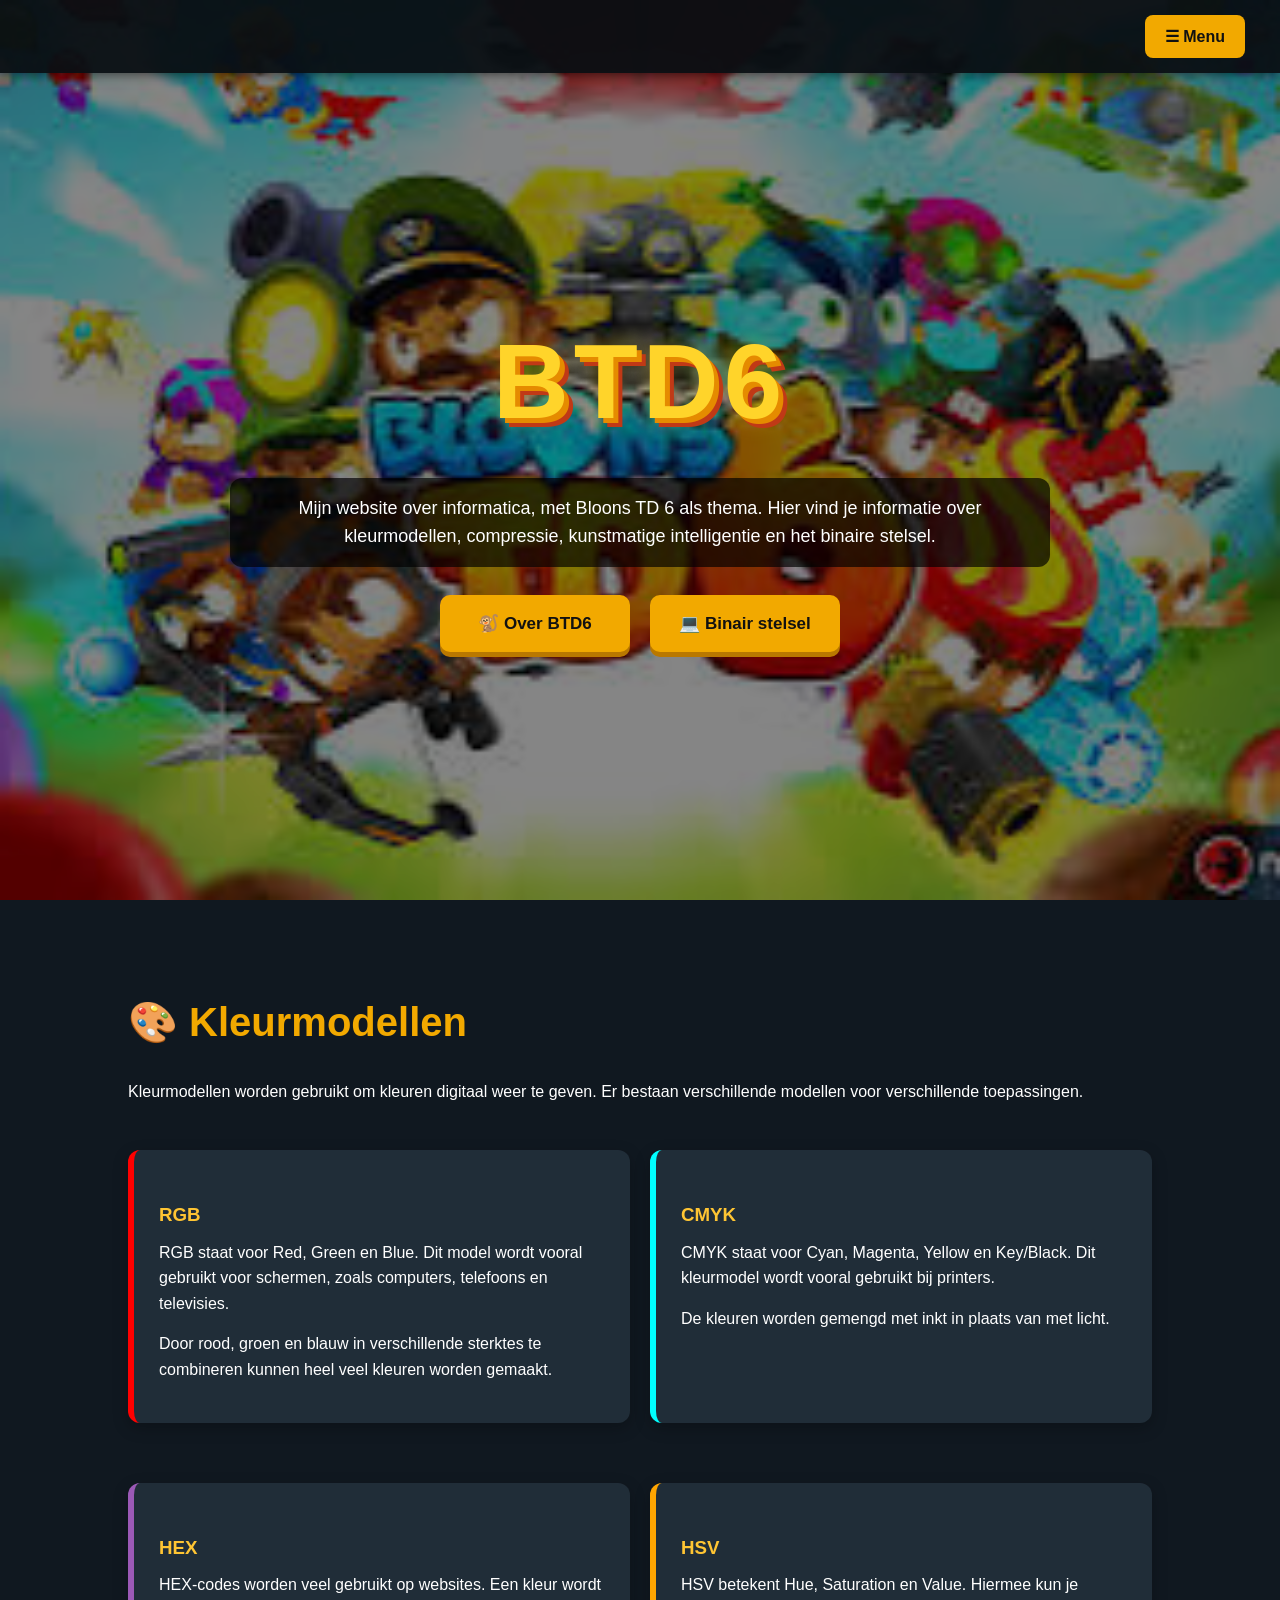
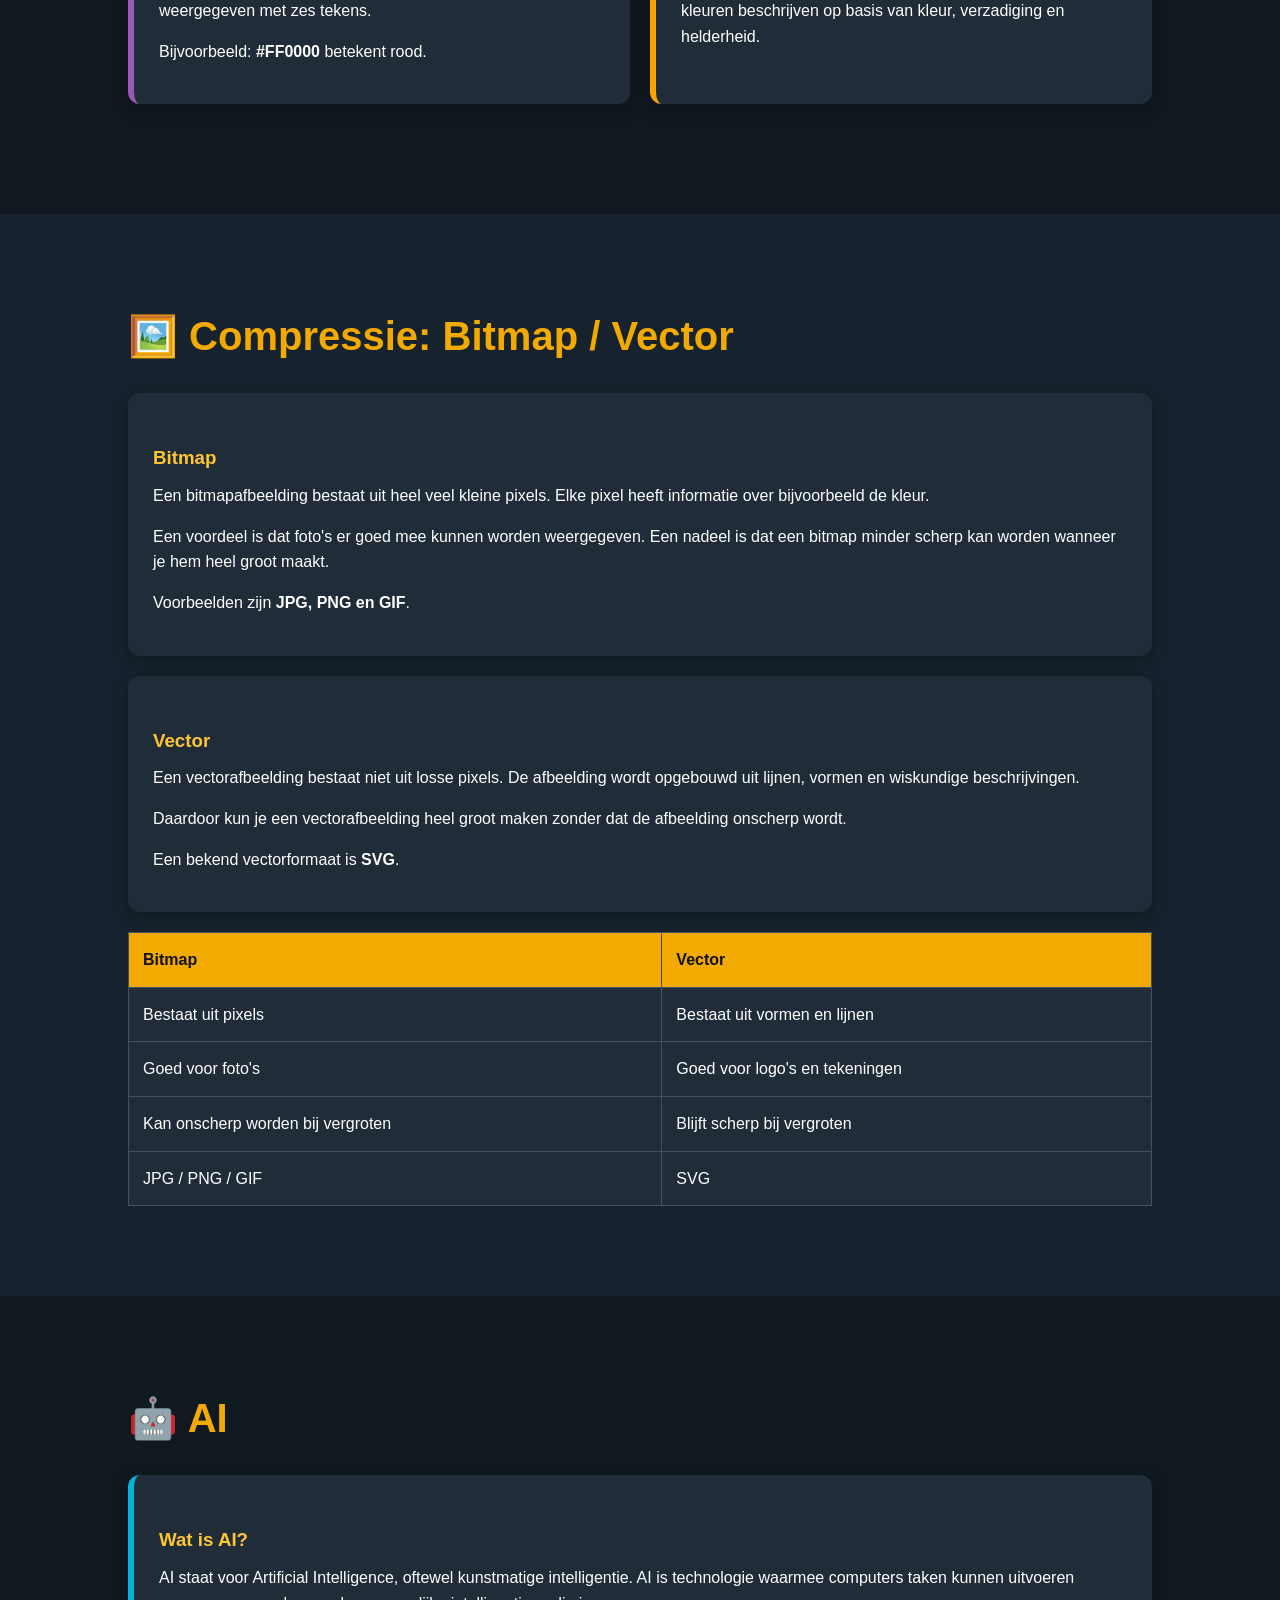
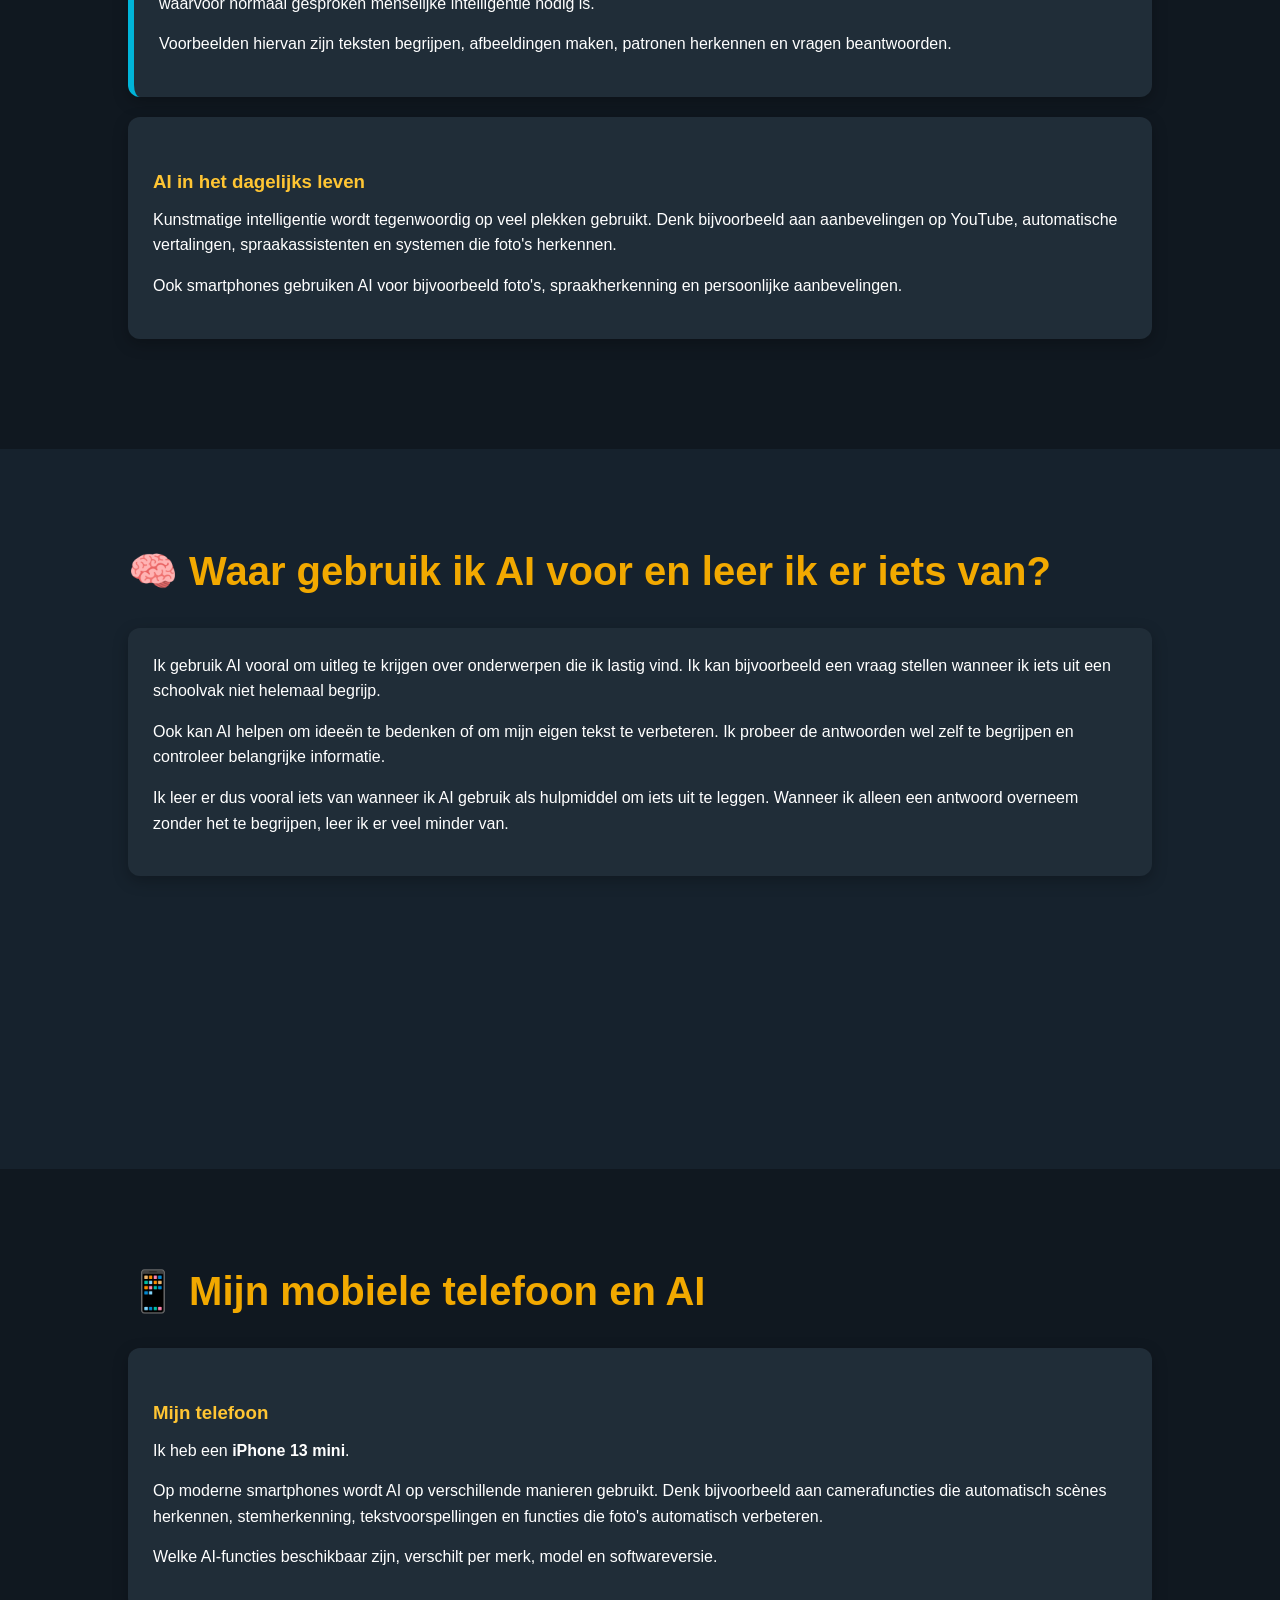
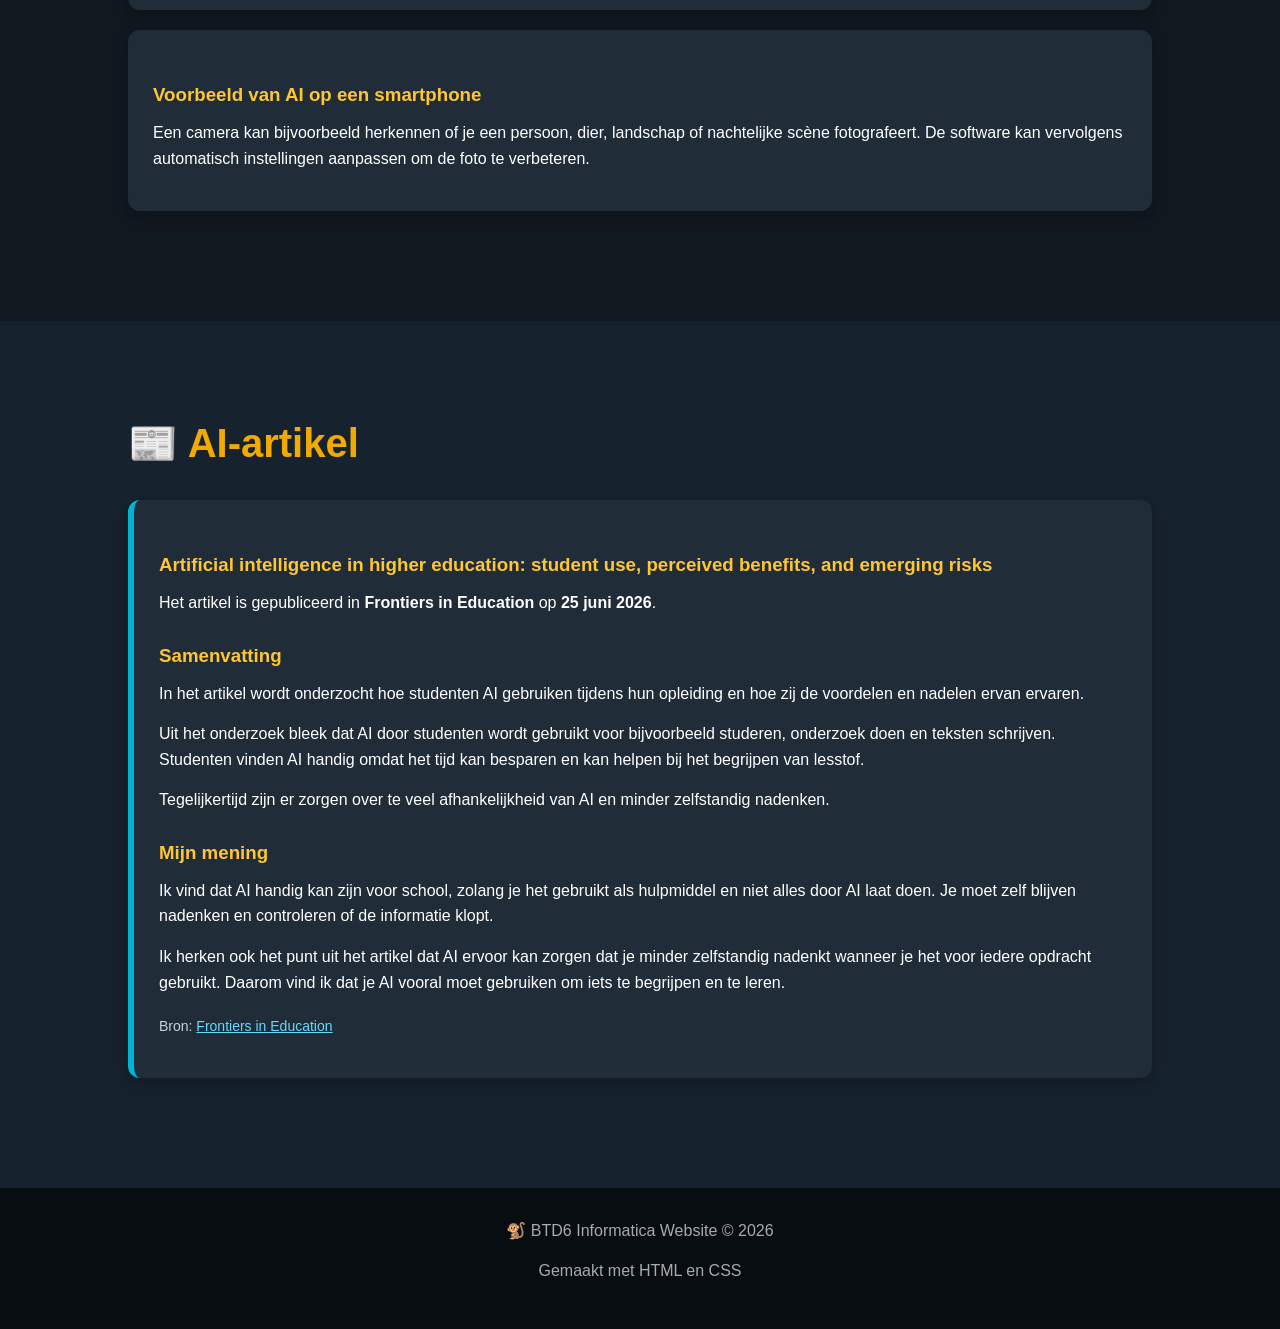
<file: index.html>
<!DOCTYPE html>
<html lang="nl">

<head>

    <!--
        =====================================================
        BASISINSTELLINGEN VAN DE PAGINA
        =====================================================

        Hieronder staan instellingen die de browser nodig heeft
        om de website goed weer te geven.
    -->

    <!-- Zorgt ervoor dat speciale tekens, zoals emoji's, werken. -->
    <meta charset="UTF-8">

    <!--
        Zorgt ervoor dat de website zich aanpast aan de breedte
        van het scherm. Dit is belangrijk voor telefoons en tablets.
    -->
    <meta name="viewport" content="width=device-width, initial-scale=1.0">

    <!-- De titel die bovenaan het browsertabblad verschijnt. -->
    <title>BTD6 Informatica</title>

    <!--
        Koppeling met het externe CSS-bestand.

        De HTML bevat de inhoud van de website.
        De CSS bepaalt hoe die inhoud eruitziet.

        Omdat het bestand index.css heet, gebruiken we hier
        precies dezelfde bestandsnaam.
    -->
    <link rel="stylesheet" href="css/index.css">

</head>


<body>


    <!--
        =====================================================
        NAVIGATIE
        =====================================================

        Dit is het menu bovenaan de website.

        Het menu blijft tijdens het scrollen bovenaan staan.
        In het menu staan links naar andere pagina's en naar
        onderdelen op deze homepage.
    -->

    <nav>

        <!--
            De dropdown is de container van het uitklapmenu.

            Met CSS wordt de inhoud van dit menu zichtbaar
            wanneer de bezoeker met de muis over het menu gaat.
        -->
        <div class="dropdown">


            <!--
                Dit is de knop waarmee het menu wordt aangegeven.

                De knop heeft de tekst "Menu" en het hamburger-
                symbool (☰).
            -->
            <button class="dropbtn">
                ☰ Menu
            </button>


            <!--
                Hier staan alle links die in het uitklapmenu
                verschijnen.
            -->
            <div class="dropdown-content">


                <!-- Link naar de homepage. -->
                <a href="index.html">
                    🏠 Home
                </a>


                <!-- Link naar de pagina met informatie over BTD6. -->
                <a href="btd6.html">
                    🐒 Over BTD6
                </a>


                <!-- Link naar de aparte pagina over het binaire stelsel. -->
                <a href="binairstelsel.html">
                    💻 Binair stelsel
                </a>


                <!--
                    De links hieronder beginnen met een #.

                    Dat betekent dat de browser naar een onderdeel
                    op dezelfde pagina springt.

                    De naam na de # moet overeenkomen met het id
                    van de bijbehorende section.
                -->

                <a href="#kleurmodellen">
                    🎨 Kleurmodellen
                </a>


                <a href="#compressie">
                    🖼️ Compressie: Bitmap / Vector
                </a>


                <a href="#ai">
                    🤖 AI
                </a>


                <a href="#mijn-ai">
                    🧠 Waar gebruik ik AI voor?
                </a>


                <a href="#mobiel">
                    📱 AI in mijn mobiele telefoon
                </a>


                <a href="#artikel">
                    📰 AI-artikel
                </a>


            </div>

        </div>

    </nav>



    <!--
        =====================================================
        HOMEPAGE / HERO
        =====================================================

        Dit is het eerste gedeelte dat bezoekers zien.

        De class "hero" zorgt voor de grote openingsafbeelding.
        Het id "home" maakt het mogelijk om naar dit gedeelte
        te verwijzen met een link.
    -->

    <section class="hero" id="home">


        <!--
            ACHTERGRONDAFBEELDING

            Dit is de afbeelding die achter de titel en tekst staat.

            De afbeelding staat in de map "images".
            De %20 en %28 enzovoort zijn onderdelen van de
            gecodeerde bestandsnaam.

            alt beschrijft de afbeelding voor bezoekers die
            de afbeelding niet kunnen zien.
        -->
        <img
            src="./images%20%284%29.jpeg"
            alt="Bloons TD 6"
            class="btd6-image"
        >


        <!--
            Deze div bevat de inhoud die boven op de afbeelding staat.

            Denk hierbij aan de titel, de beschrijving en de knoppen.
        -->
        <div class="hero-content">


            <!--
                De grote titel van de homepage.
                De class hero h1 wordt in de CSS opgemaakt.
            -->
            <h1>
                BTD6
            </h1>


            <!--
                Korte uitleg over het doel en de inhoud van de website.
            -->
            <p>
                Mijn website over informatica, met Bloons TD 6 als thema.
                Hier vind je informatie over kleurmodellen, compressie,
                kunstmatige intelligentie en het binaire stelsel.
            </p>


            <!--
                KNOPPEN OP DE HOMEPAGE

                Deze twee links worden met CSS naast elkaar geplaatst.
                Op een klein scherm kunnen ze onder elkaar komen te staan.
            -->
            <div class="home-buttons">


                <!-- Knop die naar de BTD6-pagina verwijst. -->
                <a
                    href="btd6.html"
                    class="home-button"
                >
                    🐒 Over BTD6
                </a>


                <!-- Knop die naar de pagina over het binaire stelsel verwijst. -->
                <a
                    href="binairstelsel.html"
                    class="home-button"
                >
                    💻 Binair stelsel
                </a>


            </div>


        </div>

    </section>



    <!--
        =====================================================
        KLEURMODELLEN
        =====================================================

        Dit gedeelte legt vier verschillende kleurmodellen uit:
        RGB, CMYK, HEX en HSV.

        Het id "kleurmodellen" wordt gebruikt door de link
        in het navigatiemenu.
    -->

    <section id="kleurmodellen">

        <!--
            De container zorgt ervoor dat de tekst niet
            over de volledige breedte van het scherm staat.
        -->
        <div class="container">


            <h2>
                🎨 Kleurmodellen
            </h2>


            <p>
                Kleurmodellen worden gebruikt om kleuren digitaal weer te geven.
                Er bestaan verschillende modellen voor verschillende toepassingen.
            </p>


            <!--
                Het kleur-grid bevat de vier kaarten.

                De CSS gebruikt Grid om deze kaarten netjes
                naast elkaar te zetten.
            -->
            <div class="color-grid">


                <!--
                    RGB-KAART

                    De extra class "rgb" zorgt voor een rode
                    gekleurde rand aan de linkerkant van de kaart.
                -->
                <div class="card rgb">

                    <h3>
                        RGB
                    </h3>


                    <p>
                        RGB staat voor Red, Green en Blue.
                        Dit model wordt vooral gebruikt voor schermen,
                        zoals computers, telefoons en televisies.
                    </p>


                    <p>
                        Door rood, groen en blauw in verschillende sterktes
                        te combineren kunnen heel veel kleuren worden gemaakt.
                    </p>

                </div>



                <!--
                    CMYK-KAART

                    De extra class "cmyk" geeft deze kaart
                    een cyaankleurige rand.
                -->
                <div class="card cmyk">

                    <h3>
                        CMYK
                    </h3>


                    <p>
                        CMYK staat voor Cyan, Magenta, Yellow en Key/Black.
                        Dit kleurmodel wordt vooral gebruikt bij printers.
                    </p>


                    <p>
                        De kleuren worden gemengd met inkt in plaats van met licht.
                    </p>

                </div>



                <!--
                    HEX-KAART

                    De extra class "hex" geeft deze kaart
                    een paarse rand.
                -->
                <div class="card hex">

                    <h3>
                        HEX
                    </h3>


                    <p>
                        HEX-codes worden veel gebruikt op websites.
                        Een kleur wordt weergegeven met zes tekens.
                    </p>


                    <p>
                        Bijvoorbeeld:
                        <strong>#FF0000</strong>
                        betekent rood.
                    </p>

                </div>



                <!--
                    HSV-KAART

                    De extra class "hsv" geeft deze kaart
                    een oranje rand.
                -->
                <div class="card hsv">

                    <h3>
                        HSV
                    </h3>


                    <p>
                        HSV betekent Hue, Saturation en Value.
                        Hiermee kun je kleuren beschrijven op basis van
                        kleur, verzadiging en helderheid.
                    </p>

                </div>


            </div>

        </div>

    </section>



    <!--
        =====================================================
        COMPRESSIE: BITMAP EN VECTOR
        =====================================================

        In dit gedeelte wordt uitgelegd wat het verschil is
        tussen bitmapafbeeldingen en vectorafbeeldingen.
    -->

    <section id="compressie">

        <div class="container">


            <h2>
                🖼️ Compressie: Bitmap / Vector
            </h2>


            <!--
                BITMAP-KAART

                Deze kaart legt uit hoe bitmapafbeeldingen werken.
            -->
            <div class="card">


                <h3>
                    Bitmap
                </h3>


                <p>
                    Een bitmapafbeelding bestaat uit heel veel kleine pixels.
                    Elke pixel heeft informatie over bijvoorbeeld de kleur.
                </p>


                <p>
                    Een voordeel is dat foto's er goed mee kunnen worden weergegeven.
                    Een nadeel is dat een bitmap minder scherp kan worden wanneer
                    je hem heel groot maakt.
                </p>


                <p>
                    Voorbeelden zijn
                    <strong>JPG, PNG en GIF</strong>.
                </p>


            </div>



            <!--
                VECTOR-KAART

                Deze kaart legt uit hoe vectorafbeeldingen werken.
            -->
            <div class="card">


                <h3>
                    Vector
                </h3>


                <p>
                    Een vectorafbeelding bestaat niet uit losse pixels.
                    De afbeelding wordt opgebouwd uit lijnen, vormen en
                    wiskundige beschrijvingen.
                </p>


                <p>
                    Daardoor kun je een vectorafbeelding heel groot maken
                    zonder dat de afbeelding onscherp wordt.
                </p>


                <p>
                    Een bekend vectorformaat is
                    <strong>SVG</strong>.
                </p>


            </div>



            <!--
                VERGELIJKINGSTABEL

                Met een tabel kunnen de verschillen tussen bitmap
                en vector overzichtelijk naast elkaar worden gezet.

                <tr> betekent een nieuwe tabelrij.
                <th> betekent een kopcel.
                <td> betekent een gewone gegevenscel.
            -->
            <table>


                <!-- Eerste rij: de kolomkoppen. -->
                <tr>

                    <th>
                        Bitmap
                    </th>

                    <th>
                        Vector
                    </th>

                </tr>


                <!-- Tweede rij: waaruit de afbeeldingen bestaan. -->
                <tr>

                    <td>
                        Bestaat uit pixels
                    </td>

                    <td>
                        Bestaat uit vormen en lijnen
                    </td>

                </tr>


                <!-- Derde rij: waarvoor ze geschikt zijn. -->
                <tr>

                    <td>
                        Goed voor foto's
                    </td>

                    <td>
                        Goed voor logo's en tekeningen
                    </td>

                </tr>


                <!-- Vierde rij: wat er gebeurt bij vergroten. -->
                <tr>

                    <td>
                        Kan onscherp worden bij vergroten
                    </td>

                    <td>
                        Blijft scherp bij vergroten
                    </td>

                </tr>


                <!-- Vijfde rij: voorbeelden van bestandsformaten. -->
                <tr>

                    <td>
                        JPG / PNG / GIF
                    </td>

                    <td>
                        SVG
                    </td>

                </tr>


            </table>

        </div>

    </section>



    <!--
        =====================================================
        AI
        =====================================================

        Dit gedeelte geeft algemene informatie over kunstmatige
        intelligentie en voorbeelden van AI in het dagelijks leven.
    -->

    <section id="ai">

        <div class="container">


            <h2>
                🤖 AI
            </h2>


            <!--
                EERSTE AI-KAART

                De class "ai-highlight" geeft deze kaart
                een opvallende blauwe rand.
            -->
            <div class="card ai-highlight">


                <h3>
                    Wat is AI?
                </h3>


                <p>
                    AI staat voor Artificial Intelligence, oftewel kunstmatige
                    intelligentie. AI is technologie waarmee computers taken kunnen
                    uitvoeren waarvoor normaal gesproken menselijke intelligentie
                    nodig is.
                </p>


                <p>
                    Voorbeelden hiervan zijn teksten begrijpen, afbeeldingen maken,
                    patronen herkennen en vragen beantwoorden.
                </p>


            </div>



            <!-- Tweede kaart met voorbeelden van AI in het dagelijks leven. -->
            <div class="card">


                <h3>
                    AI in het dagelijks leven
                </h3>


                <p>
                    Kunstmatige intelligentie wordt tegenwoordig op veel plekken
                    gebruikt. Denk bijvoorbeeld aan aanbevelingen op YouTube,
                    automatische vertalingen, spraakassistenten en systemen
                    die foto's herkennen.
                </p>


                <p>
                    Ook smartphones gebruiken AI voor bijvoorbeeld foto's,
                    spraakherkenning en persoonlijke aanbevelingen.
                </p>


            </div>

        </div>

    </section>



    <!--
        =====================================================
        WAAR GEBRUIK IK AI VOOR?
        =====================================================

        In dit gedeelte beschrijf ik mijn eigen gebruik van AI
        en wat ik daarvan kan leren.
    -->

    <section id="mijn-ai">

        <div class="container">


            <h2>
                🧠 Waar gebruik ik AI voor en leer ik er iets van?
            </h2>


            <div class="card">


                <p>
                    Ik gebruik AI vooral om uitleg te krijgen over onderwerpen
                    die ik lastig vind. Ik kan bijvoorbeeld een vraag stellen
                    wanneer ik iets uit een schoolvak niet helemaal begrijp.
                </p>


                <p>
                    Ook kan AI helpen om ideeën te bedenken of om mijn eigen
                    tekst te verbeteren. Ik probeer de antwoorden wel zelf
                    te begrijpen en controleer belangrijke informatie.
                </p>


                <p>
                    Ik leer er dus vooral iets van wanneer ik AI gebruik als
                    hulpmiddel om iets uit te leggen. Wanneer ik alleen een
                    antwoord overneem zonder het te begrijpen, leer ik er veel
                    minder van.
                </p>


            </div>

        </div>

    </section>



    <!--
        =====================================================
        AI OP MIJN TELEFOON
        =====================================================

        Dit gedeelte gaat over AI-functies op mijn eigen telefoon
        en geeft een voorbeeld van hoe AI op een smartphone kan werken.
    -->

    <section id="mobiel">

        <div class="container">


            <h2>
                📱 Mijn mobiele telefoon en AI
            </h2>


            <!-- Kaart met informatie over mijn telefoon. -->
            <div class="card">


                <h3>
                    Mijn telefoon
                </h3>


                <p>
                    Ik heb een
                    <strong>iPhone 13 mini</strong>.
                </p>


                <p>
                    Op moderne smartphones wordt AI op verschillende manieren
                    gebruikt. Denk bijvoorbeeld aan camerafuncties die automatisch
                    scènes herkennen, stemherkenning, tekstvoorspellingen en
                    functies die foto's automatisch verbeteren.
                </p>


                <p>
                    Welke AI-functies beschikbaar zijn, verschilt per merk,
                    model en softwareversie.
                </p>


            </div>



            <!-- Kaart met een voorbeeld van AI-gebruik op een smartphone. -->
            <div class="card">


                <h3>
                    Voorbeeld van AI op een smartphone
                </h3>


                <p>
                    Een camera kan bijvoorbeeld herkennen of je een persoon,
                    dier, landschap of nachtelijke scène fotografeert.
                    De software kan vervolgens automatisch instellingen aanpassen
                    om de foto te verbeteren.
                </p>


            </div>

        </div>

    </section>



    <!--
        =====================================================
        AI-ARTIKEL
        =====================================================

        Hier staat een samenvatting van een artikel over AI
        in het hoger onderwijs, gevolgd door mijn eigen mening.
    -->

    <section id="artikel">

        <div class="container">


            <h2>
                📰 AI-artikel
            </h2>


            <!--
                De class "ai-highlight" geeft ook deze kaart
                een blauwe rand, zodat het artikel extra opvalt.
            -->
            <div class="card ai-highlight">


                <h3>
                    Artificial intelligence in higher education:
                    student use, perceived benefits, and emerging risks
                </h3>


                <!-- Informatie over de publicatie van het artikel. -->
                <p>
                    Het artikel is gepubliceerd in
                    <strong>Frontiers in Education</strong>
                    op
                    <strong>25 juni 2026</strong>.
                </p>


                <!--
                    SAMENVATTING

                    Dit onderdeel bevat de belangrijkste informatie
                    uit het artikel in eigen woorden.
                -->
                <h3>
                    Samenvatting
                </h3>


                <p>
                    In het artikel wordt onderzocht hoe studenten AI gebruiken
                    tijdens hun opleiding en hoe zij de voordelen en nadelen
                    ervan ervaren.
                </p>


                <p>
                    Uit het onderzoek bleek dat AI door studenten wordt gebruikt
                    voor bijvoorbeeld studeren, onderzoek doen en teksten schrijven.
                    Studenten vinden AI handig omdat het tijd kan besparen en kan
                    helpen bij het begrijpen van lesstof.
                </p>


                <p>
                    Tegelijkertijd zijn er zorgen over te veel afhankelijkheid
                    van AI en minder zelfstandig nadenken.
                </p>



                <!--
                    MIJN MENING

                    Hier staat mijn eigen mening over het onderwerp
                    en over de conclusies uit het artikel.
                -->
                <h3>
                    Mijn mening
                </h3>


                <p>
                    Ik vind dat AI handig kan zijn voor school, zolang je het
                    gebruikt als hulpmiddel en niet alles door AI laat doen.
                    Je moet zelf blijven nadenken en controleren of de informatie
                    klopt.
                </p>


                <p>
                    Ik herken ook het punt uit het artikel dat AI ervoor kan
                    zorgen dat je minder zelfstandig nadenkt wanneer je het
                    voor iedere opdracht gebruikt. Daarom vind ik dat je AI
                    vooral moet gebruiken om iets te begrijpen en te leren.
                </p>


                <!--
                    BRON

                    De link verwijst naar de website waarop het artikel staat.

                    target="_blank" zorgt ervoor dat de bron in een nieuw
                    browsertabblad wordt geopend.

                    rel="noopener noreferrer" is een extra
                    veiligheidsinstelling bij links die een nieuw tabblad openen.
                -->
                <p class="source">

                    Bron:

                    <a
                        href="https://www.frontiersin.org/journals/education/articles/10.3389/feduc.2026.1812390/full"
                        target="_blank"
                        rel="noopener noreferrer"
                    >
                        Frontiers in Education
                    </a>

                </p>


            </div>

        </div>

    </section>



    <!--
        =====================================================
        FOOTER
        =====================================================

        De footer is het onderste gedeelte van de website.
        Hier staan de naam van de website en de gebruikte technieken.
    -->

    <footer>


        <p>
            🐒 BTD6 Informatica Website © 2026
        </p>


        <p>
            Gemaakt met HTML en CSS
        </p>


    </footer>


</body>

</html>
</file>
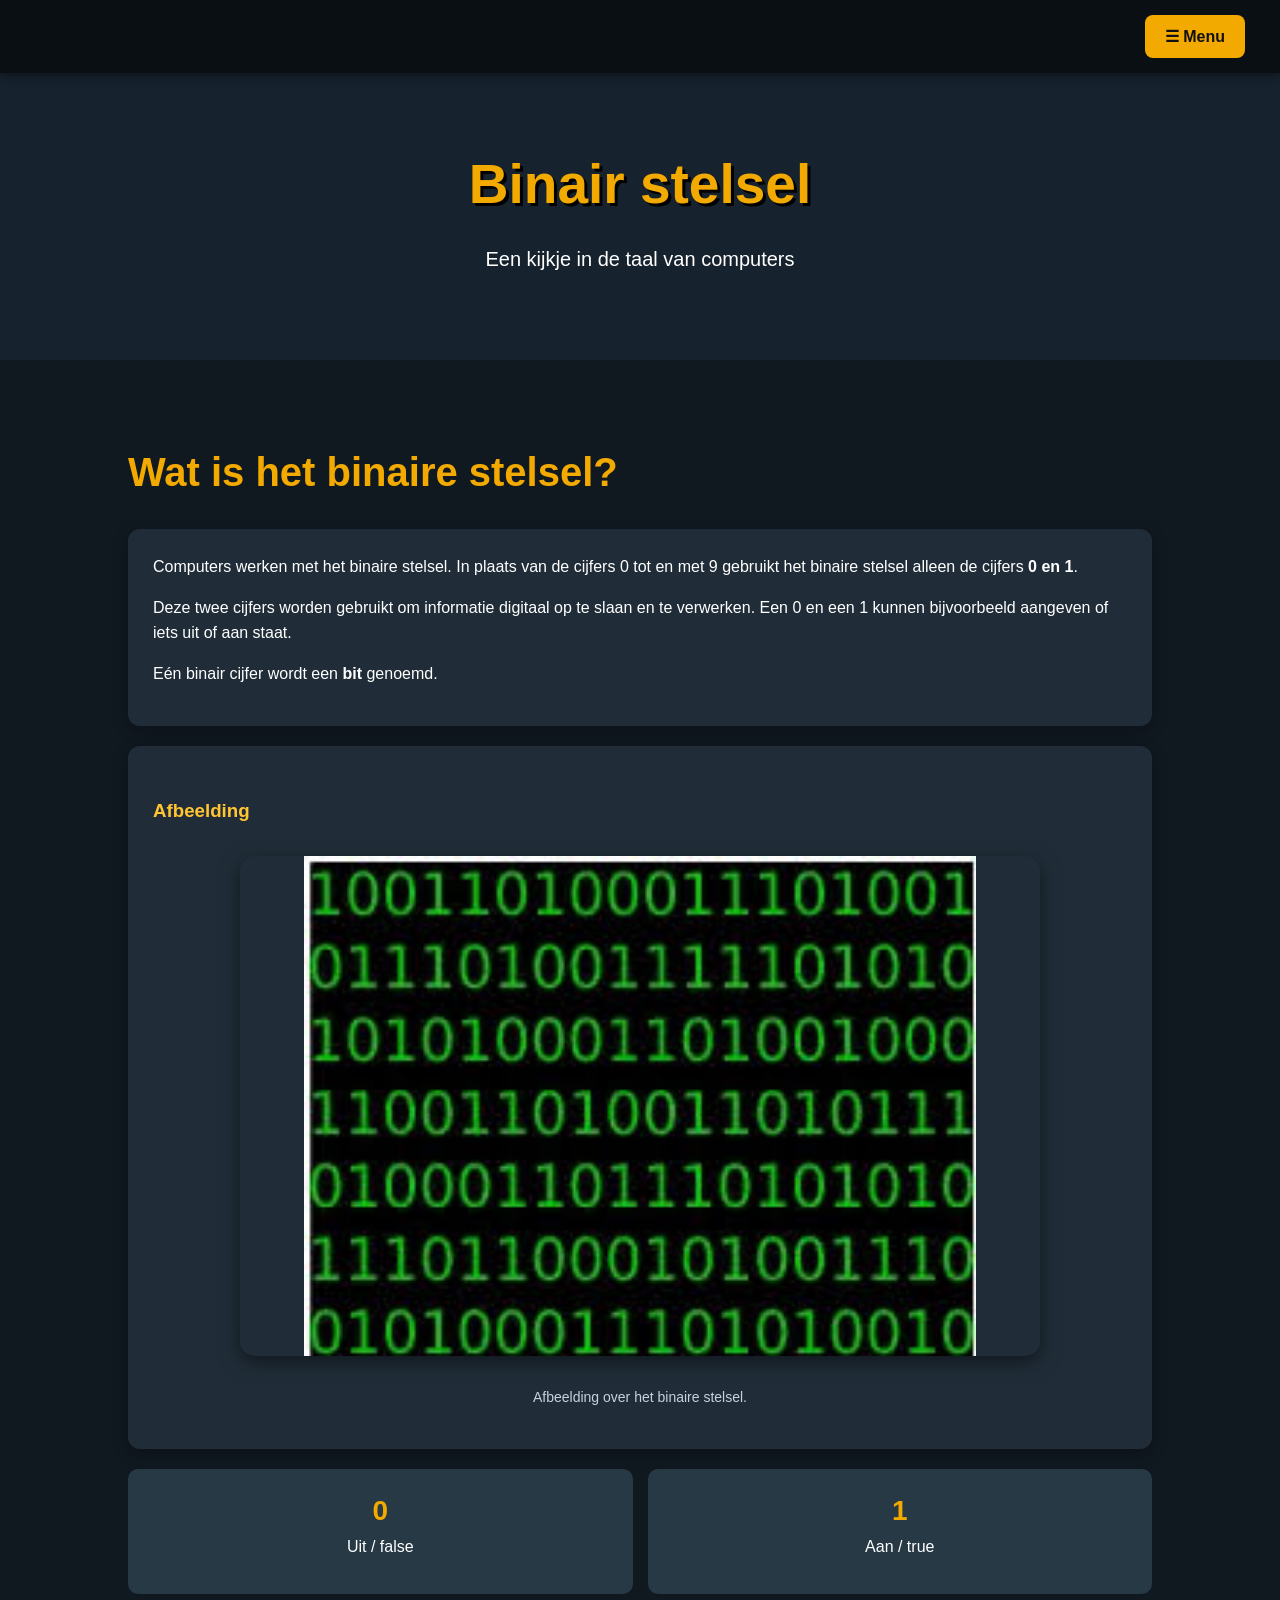
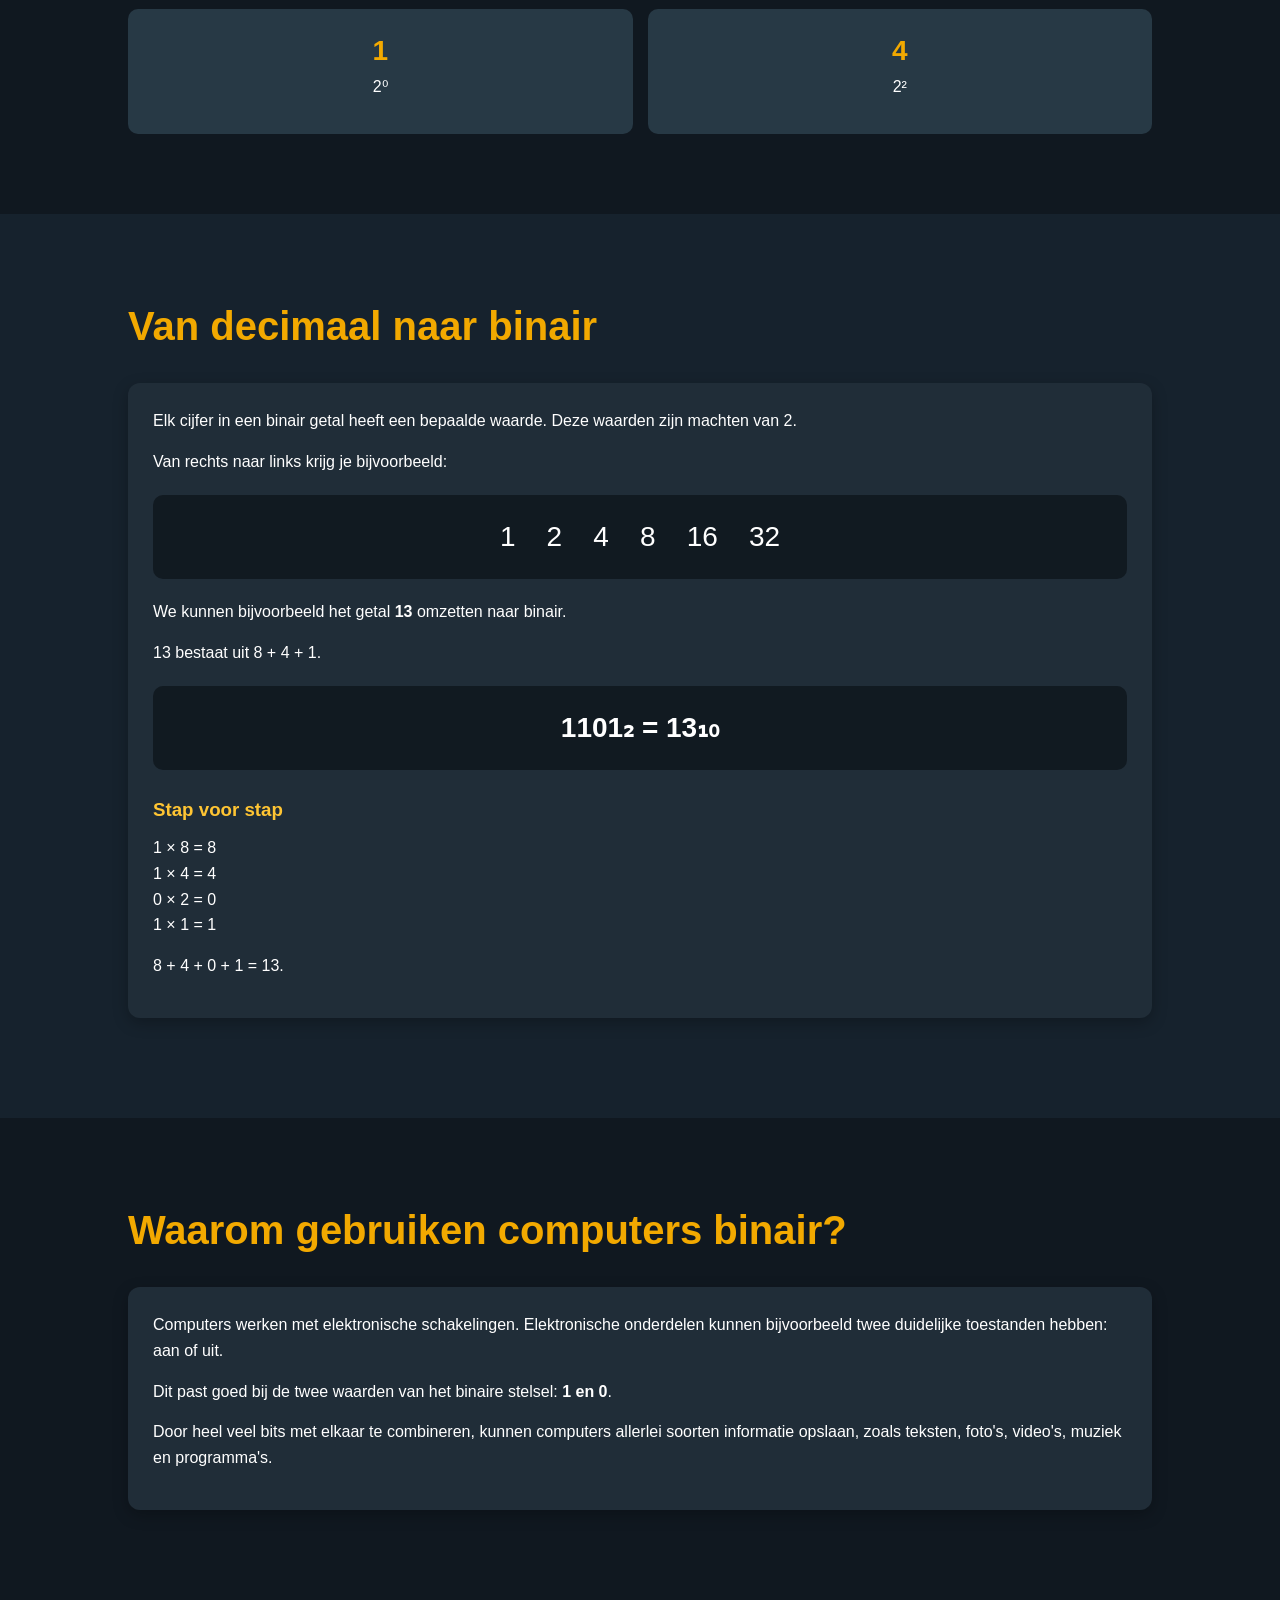
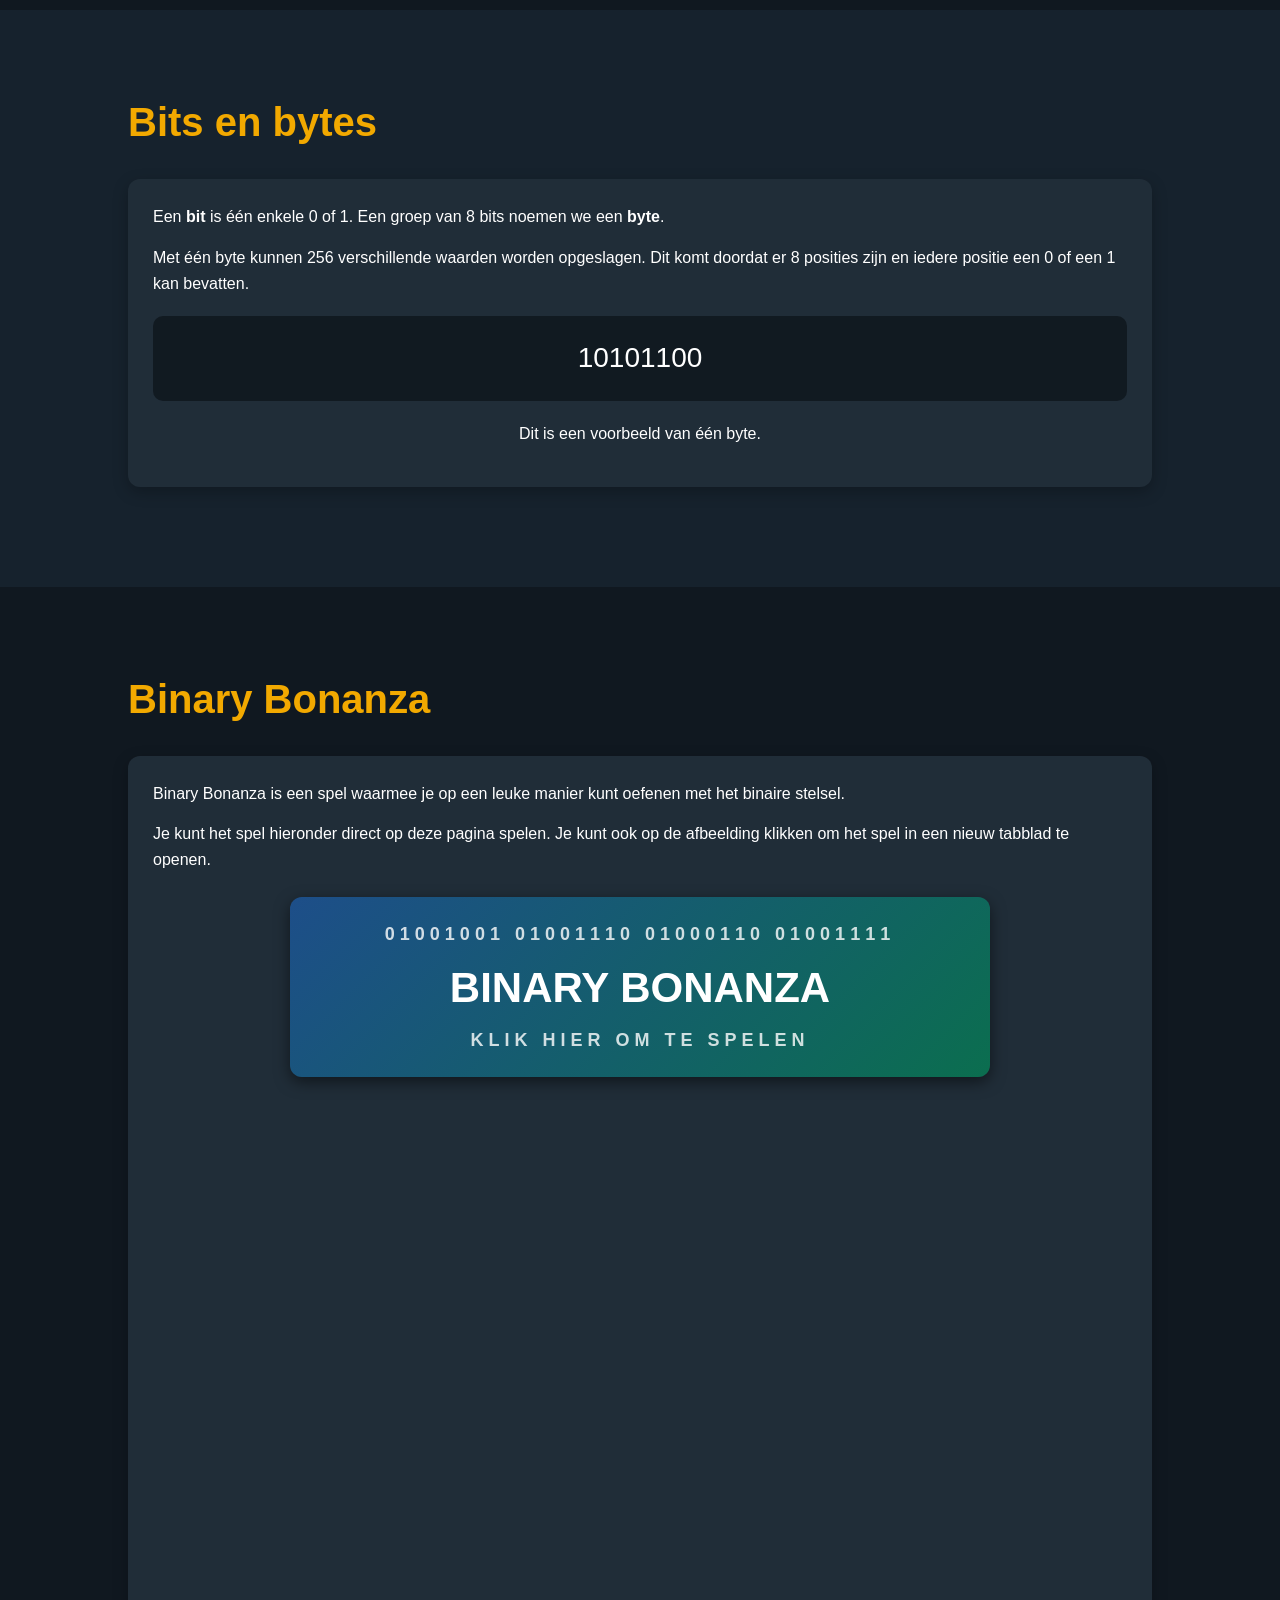
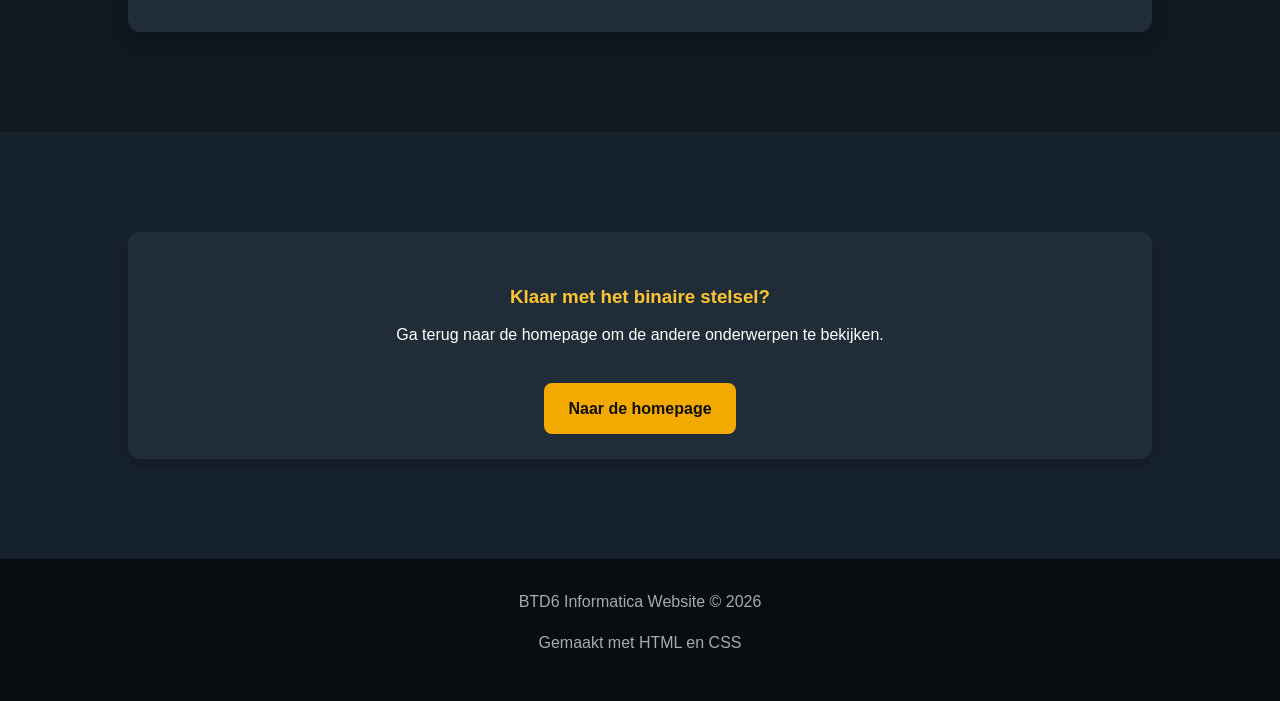
<file: binairstelsel.html>
<!DOCTYPE html>
<html lang="nl">

<head>

    <!--
        ==========================================
        BTD6 INFORMATICA WEBSITE
        PAGINA: BINAIR STELSEL
        ==========================================

        Dit bestand bevat de structuur en inhoud
        van de webpagina.

        De vormgeving staat in een apart bestand:
        style.css
    -->

    <!-- Zorgt ervoor dat speciale tekens goed worden weergegeven. -->
    <meta charset="UTF-8">

    <!-- Zorgt ervoor dat de website zich aanpast aan de schermbreedte. -->
    <meta name="viewport" content="width=device-width, initial-scale=1.0">

    <!-- De titel die bovenaan in het browsertabblad verschijnt. -->
    <title>Binair stelsel - BTD6 Informatica</title>

    <!--
        KOPPELING MET CSS

        Met href verwijzen we naar het CSS-bestand.
        Beide bestanden staan in dezelfde map.
        De browser haalt de vormgeving uit style.css.
    -->
   <link rel="stylesheet" href="css/style.css">

</head>

<body>

    <!--
        ==========================================
        NAVIGATIE
        ==========================================

        Het navigatiemenu geeft toegang tot de
        verschillende pagina's en onderwerpen.
    -->

    <nav>

        <div class="dropdown">

            <!-- Knop waarmee het menu wordt geopend. -->
            <button class="dropbtn">
                ☰ Menu
            </button>

            <!-- De links die in het uitklapmenu verschijnen. -->
            <div class="dropdown-content">

                <a href="index.html">Home</a>

                <a href="btd6.html">Over BTD6</a>

                <a href="binairstelsel.html">Binair stelsel</a>

                <!--
                    Met # verwijzen we naar een onderdeel
                    met hetzelfde id op de homepage.
                -->
                <a href="index.html#kleurmodellen">Kleurmodellen</a>

                <a href="index.html#compressie">
                    Compressie: Bitmap / Vector
                </a>

                <a href="index.html#ai">AI</a>

                <a href="index.html#mijn-ai">
                    Waar gebruik ik AI voor?
                </a>

                <a href="index.html#mobiel">
                    AI in mijn mobiele telefoon
                </a>

                <a href="index.html#artikel">AI-artikel</a>

            </div>

        </div>

    </nav>


    <!--
        ==========================================
        PAGINA HEADER
        ==========================================

        Dit is het bovenste gedeelte van de pagina.
        Hier staan de hoofdtitel en ondertitel.
    -->

    <header class="page-header">

        <!-- h1 is de belangrijkste titel van de pagina. -->
        <h1>Binair stelsel</h1>

        <!-- Een korte omschrijving van het onderwerp. -->
        <p>Een kijkje in de taal van computers</p>

    </header>


    <!--
        ==========================================
        SECTIE 1: WAT IS HET BINAIRE STELSEL?
        ==========================================

        Een section groepeert inhoud die bij
        hetzelfde onderwerp hoort.
    -->

    <section>

        <!--
            De container houdt de inhoud bij elkaar
            en zorgt ervoor dat deze niet te breed wordt.
        -->
        <div class="container">

            <h2>Wat is het binaire stelsel?</h2>

            <div class="card">

                <p>
                    Computers werken met het binaire stelsel.
                    In plaats van de cijfers 0 tot en met 9 gebruikt
                    het binaire stelsel alleen de cijfers
                    <strong>0 en 1</strong>.
                </p>

                <p>
                    Deze twee cijfers worden gebruikt om informatie
                    digitaal op te slaan en te verwerken.
                    Een 0 en een 1 kunnen bijvoorbeeld aangeven
                    of iets uit of aan staat.
                </p>

                <p>
                    Eén binair cijfer wordt een
                    <strong>bit</strong> genoemd.
                </p>

            </div>


            <!-- AFBEELDING OVER HET BINAIRE STELSEL -->

            <div class="card">

                <h3>Afbeelding</h3>

                <!--
                    src verwijst naar de locatie van de afbeelding.
                    alt geeft een beschrijving als de afbeelding
                    niet geladen kan worden of voor schermlezers.
                -->
                <img
                    src="./images%20%283%29.jpeg"
                    alt="Afbeelding over het binaire stelsel"
                    class="binary-image"
                >

                <p class="image-caption">
                    Afbeelding over het binaire stelsel.
                </p>

            </div>


            <!--
                BINAIRE BLOKKEN

                Deze vier vakken tonen voorbeelden van
                waarden en machten van twee.
            -->

            <div class="binary-box">

                <div class="bit">
                    <strong>0</strong>
                    <p>Uit / false</p>
                </div>

                <div class="bit">
                    <strong>1</strong>
                    <p>Aan / true</p>
                </div>

                <div class="bit">
                    <strong>1</strong>
                    <p>2⁰</p>
                </div>

                <div class="bit">
                    <strong>4</strong>
                    <p>2²</p>
                </div>

            </div>

        </div>

    </section>


    <!--
        ==========================================
        SECTIE 2: DECIMAAL NAAR BINAIR
        ==========================================

        Hier leggen we uit hoe je een gewoon
        decimaal getal omzet naar een binair getal.
    -->

    <section>

        <div class="container">

            <h2>Van decimaal naar binair</h2>

            <div class="card">

                <p>
                    Elk cijfer in een binair getal heeft een bepaalde waarde.
                    Deze waarden zijn machten van 2.
                </p>

                <p>
                    Van rechts naar links krijg je bijvoorbeeld:
                </p>

                <!--
                    &nbsp; voegt een extra spatie toe.
                    Dit wordt gebruikt om de getallen uit elkaar te houden.
                -->
                <div class="example">

                    1 &nbsp;&nbsp;
                    2 &nbsp;&nbsp;
                    4 &nbsp;&nbsp;
                    8 &nbsp;&nbsp;
                    16 &nbsp;&nbsp;
                    32

                </div>

                <p>
                    We kunnen bijvoorbeeld het getal
                    <strong>13</strong> omzetten naar binair.
                </p>

                <p>
                    13 bestaat uit 8 + 4 + 1.
                </p>

                <div class="example">

                    <strong>1101₂ = 13₁₀</strong>

                </div>

                <h3>Stap voor stap</h3>

                <p>
                    1 × 8 = 8
                    <br>
                    1 × 4 = 4
                    <br>
                    0 × 2 = 0
                    <br>
                    1 × 1 = 1
                </p>

                <p>
                    8 + 4 + 0 + 1 = 13.
                </p>

            </div>

        </div>

    </section>


    <!--
        ==========================================
        SECTIE 3: WAAROM GEBRUIKEN COMPUTERS BINAIR?
        ==========================================
    -->

    <section>

        <div class="container">

            <h2>Waarom gebruiken computers binair?</h2>

            <div class="card">

                <p>
                    Computers werken met elektronische schakelingen.
                    Elektronische onderdelen kunnen bijvoorbeeld twee
                    duidelijke toestanden hebben: aan of uit.
                </p>

                <p>
                    Dit past goed bij de twee waarden van het binaire
                    stelsel: <strong>1 en 0</strong>.
                </p>

                <p>
                    Door heel veel bits met elkaar te combineren,
                    kunnen computers allerlei soorten informatie opslaan,
                    zoals teksten, foto's, video's, muziek en programma's.
                </p>

            </div>

        </div>

    </section>


    <!--
        ==========================================
        SECTIE 4: BITS EN BYTES
        ==========================================
    -->

    <section>

        <div class="container">

            <h2>Bits en bytes</h2>

            <div class="card">

                <p>
                    Een <strong>bit</strong> is één enkele 0 of 1.
                    Een groep van 8 bits noemen we een
                    <strong>byte</strong>.
                </p>

                <p>
                    Met één byte kunnen 256 verschillende waarden worden
                    opgeslagen. Dit komt doordat er 8 posities zijn en
                    iedere positie een 0 of een 1 kan bevatten.
                </p>

                <div class="example">
                    10101100
                </div>

                <!--
                    De class centered-text zorgt ervoor dat
                    deze tekst in het midden wordt geplaatst.
                -->
                <p class="centered-text">
                    Dit is een voorbeeld van één byte.
                </p>

            </div>

        </div>

    </section>


    <!--
        ==========================================
        SECTIE 5: BINARY BONANZA
        ==========================================

        Met een iframe kunnen we een andere website
        binnen onze eigen webpagina weergeven.
    -->

    <section>

        <div class="container">

            <h2>Binary Bonanza</h2>

            <div class="card">

                <p>
                    Binary Bonanza is een spel waarmee je op een leuke
                    manier kunt oefenen met het binaire stelsel.
                </p>

                <p>
                    Je kunt het spel hieronder direct op deze pagina spelen.
                    Je kunt ook op de afbeelding klikken om het spel in
                    een nieuw tabblad te openen.
                </p>


                <!-- KLIKBARE AFBEELDING -->

                <!--
                    Een a-element maakt de inhoud klikbaar.
                    target="_blank" opent de link in een nieuw tabblad.
                -->
                <a
                    href="https://games.penjee.com/binary-bonanza/game.php"
                    target="_blank"
                    rel="noopener noreferrer"
                    class="game-link"
                >

                    <div class="game-image">

                        <div class="binary-art">

                            <span class="small">
                                01001001 01001110 01000110 01001111
                            </span>

                            <span class="big">
                                BINARY BONANZA
                            </span>

                            <span class="small">
                                KLIK HIER OM TE SPELEN
                            </span>

                        </div>

                    </div>

                </a>


                <!-- SPEL IN DE WEBPAGINA -->

                <div class="game-container">

                    <!--
                        Een iframe toont een andere webpagina
                        binnen deze webpagina.

                        width en height bepalen de afmetingen.
                        title beschrijft de inhoud van het frame.
                    -->
                    <iframe
                        src="https://games.penjee.com/binary-bonanza/game.php"
                        width="700"
                        height="500"
                        title="Binary Bonanza spel"
                        scrolling="no">
                    </iframe>

                </div>

            </div>

        </div>

    </section>


    <!--
        ==========================================
        SECTIE 6: TERUG NAAR DE HOMEPAGE
        ==========================================
    -->

    <section>

        <div class="container">

            <div class="card centered-card">

                <h3>Klaar met het binaire stelsel?</h3>

                <p>
                    Ga terug naar de homepage om de andere onderwerpen
                    te bekijken.
                </p>

                <a href="index.html" class="button">
                    Naar de homepage
                </a>

            </div>

        </div>

    </section>


    <!--
        ==========================================
        FOOTER
        ==========================================

        De footer is het onderste gedeelte van de website.
        Hier staat bijvoorbeeld informatie over de maker.
    -->

    <footer>

        <p>BTD6 Informatica Website © 2026</p>

        <p>Gemaakt met HTML en CSS</p>

    </footer>

</body>

</html>
</file>
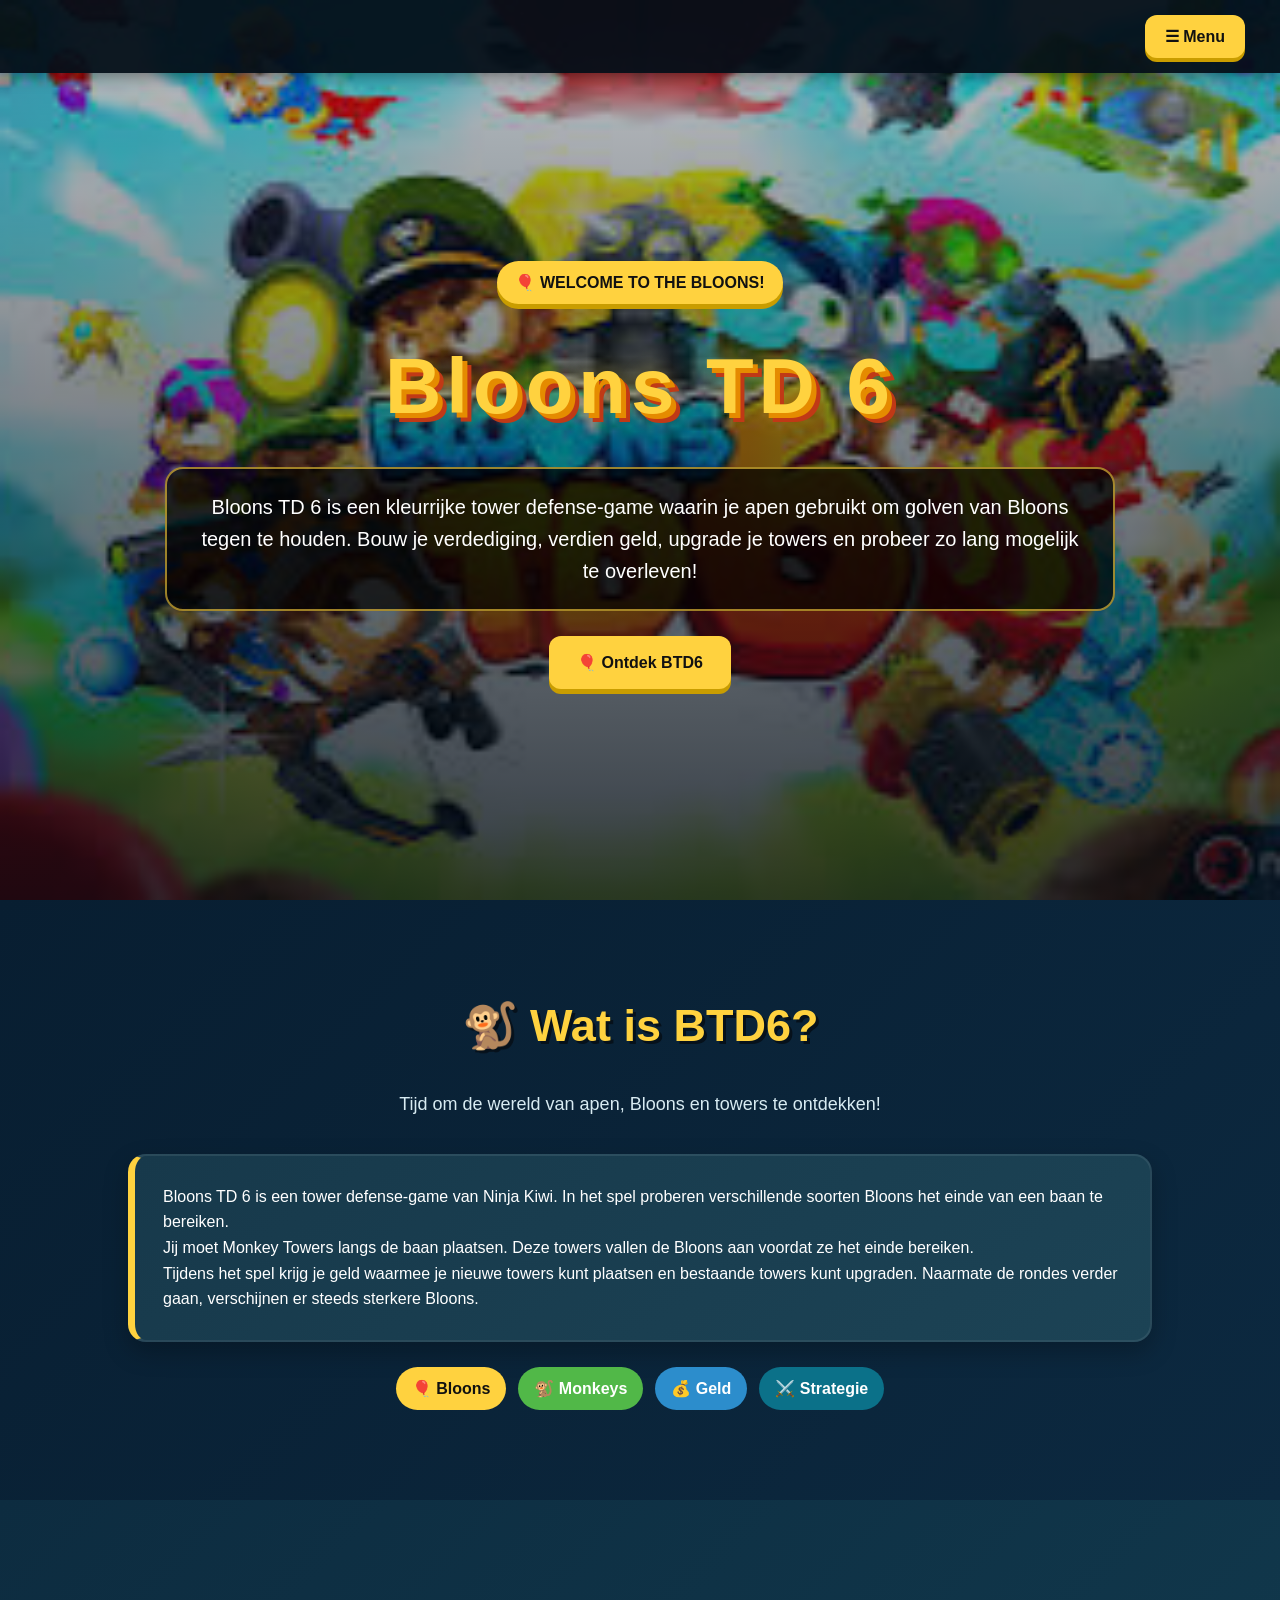
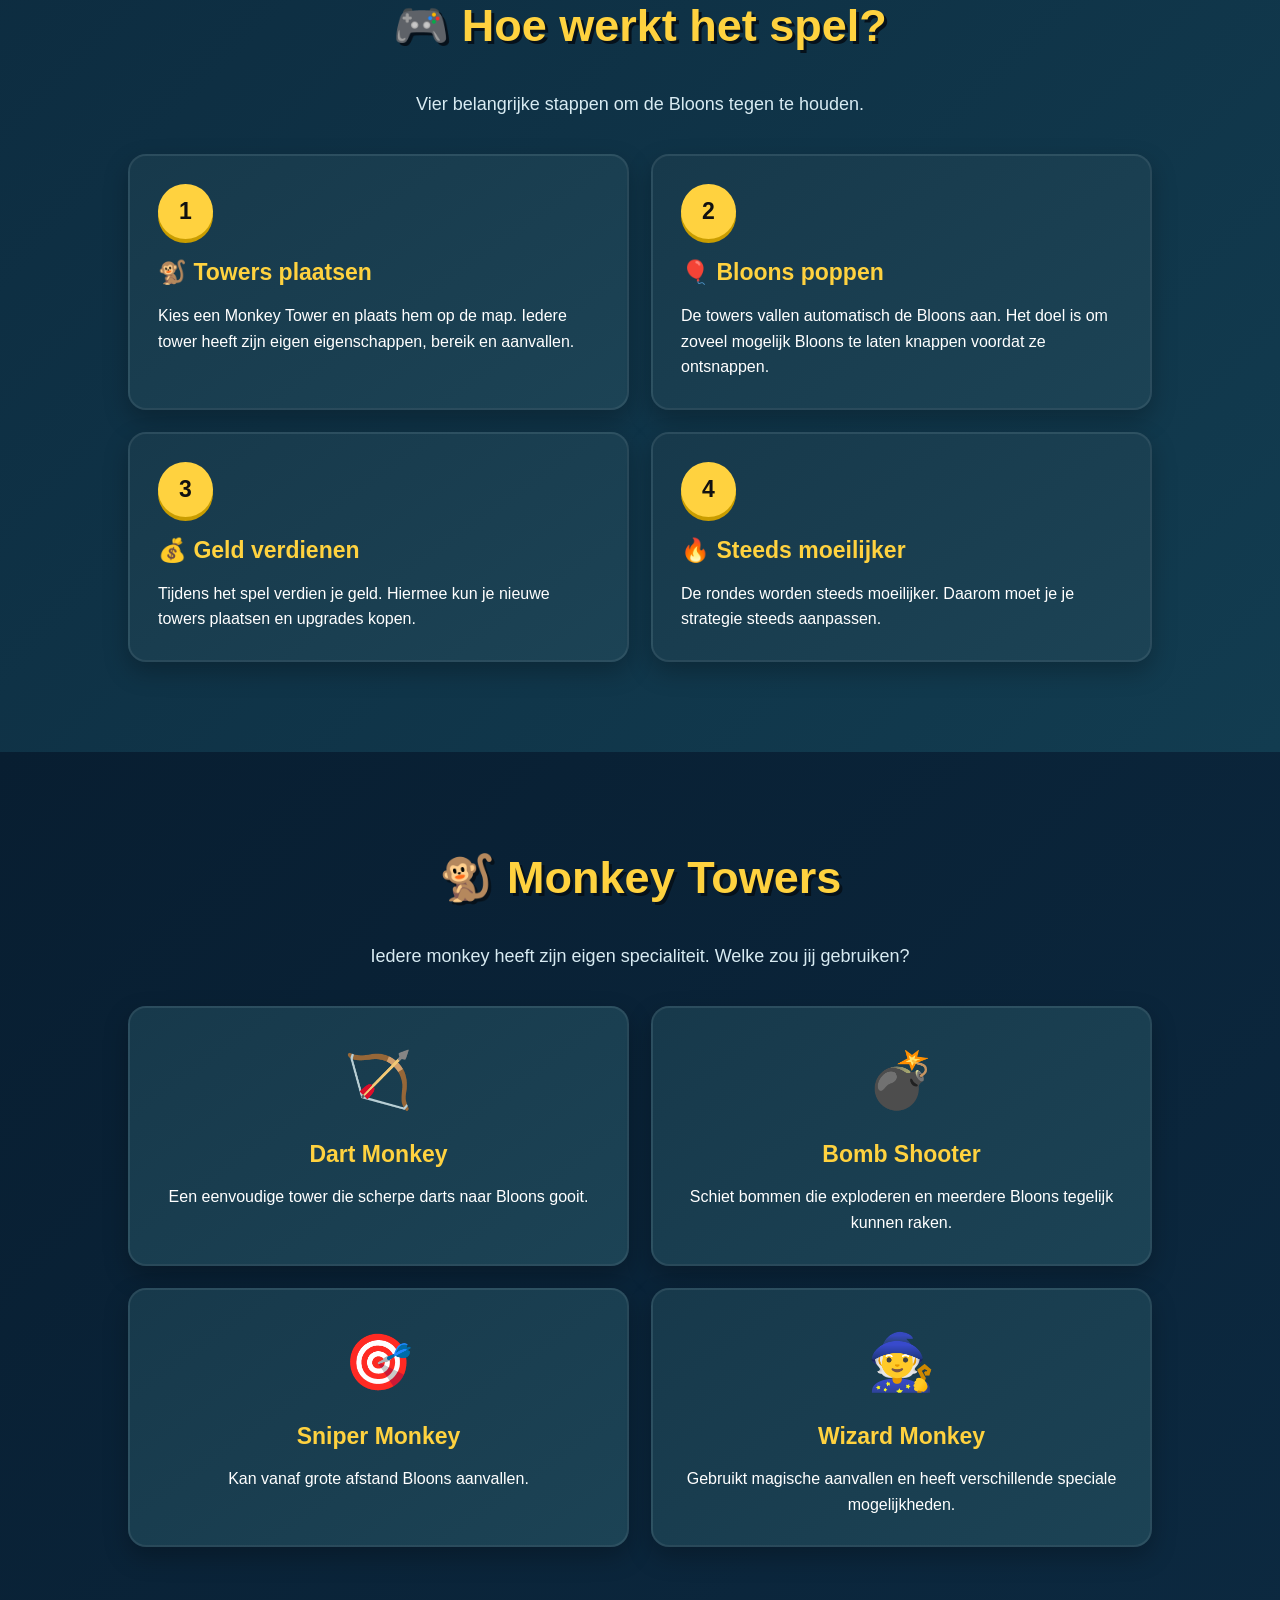
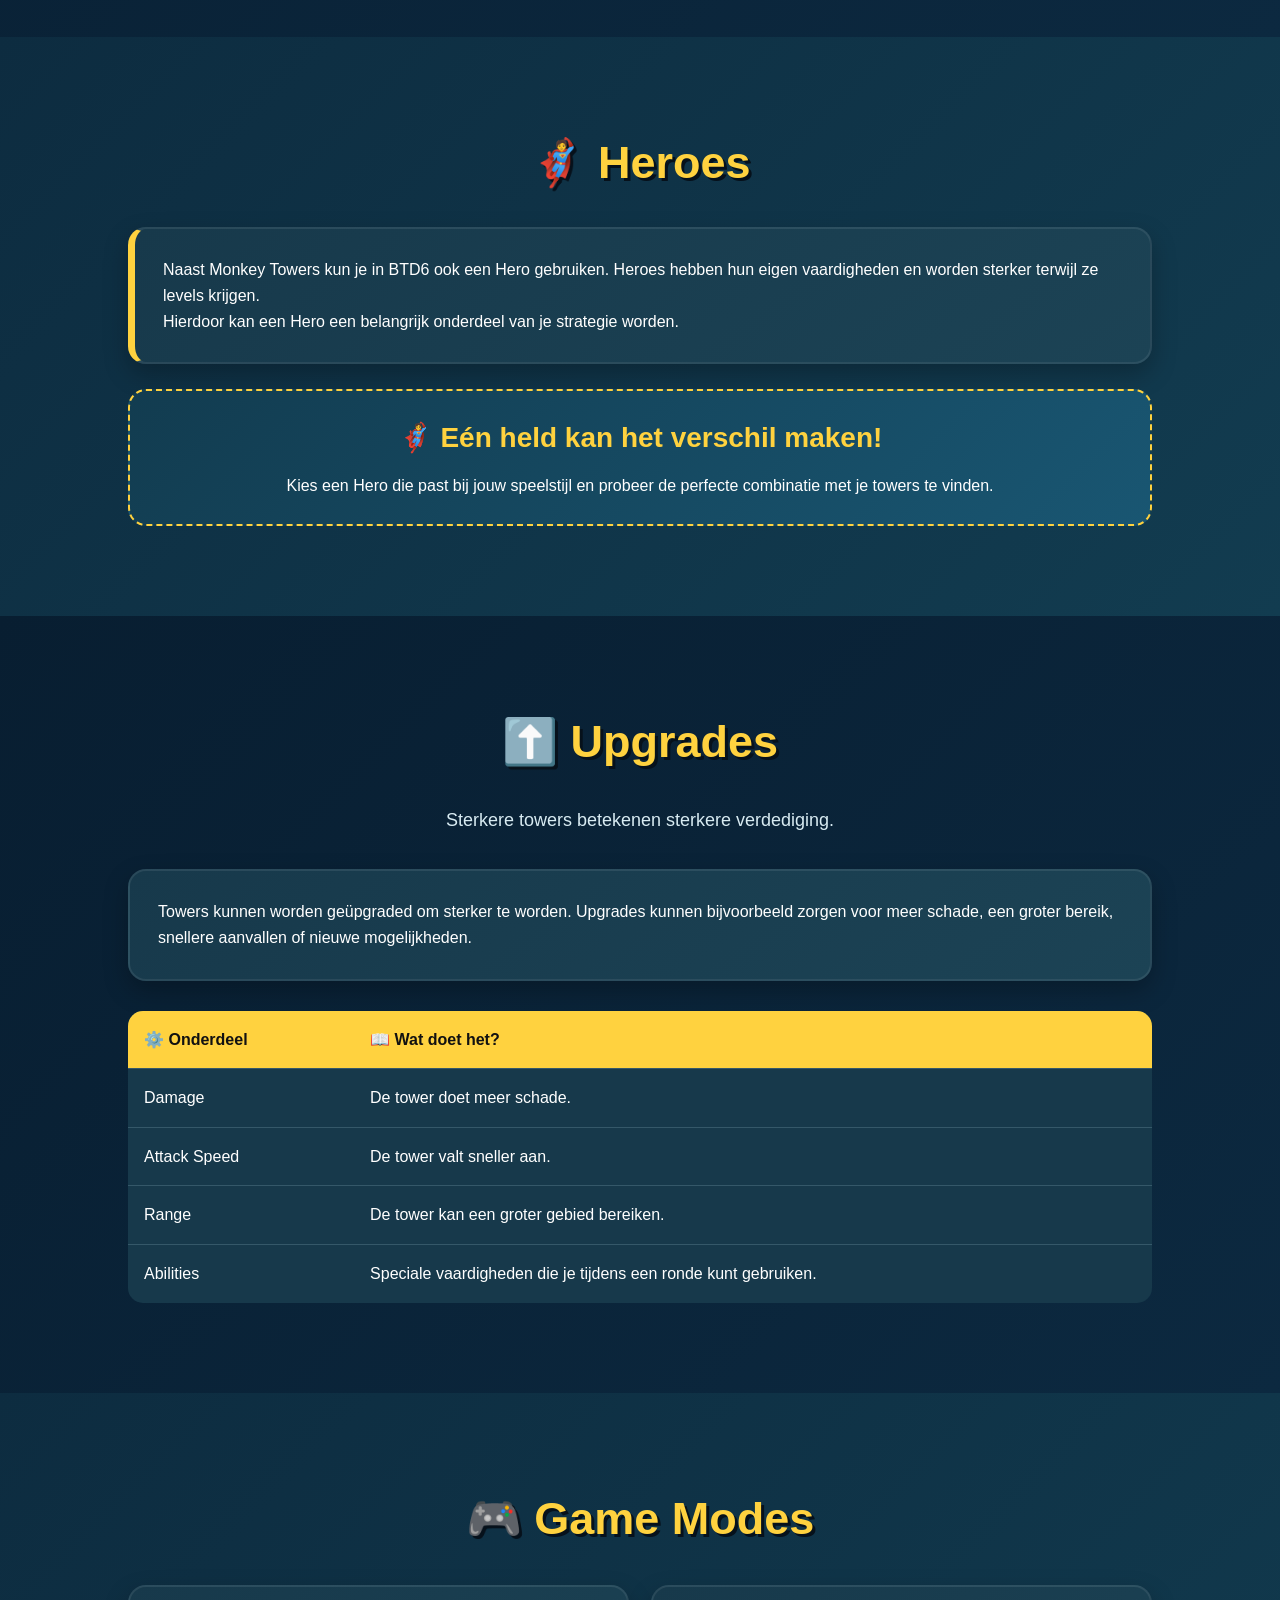
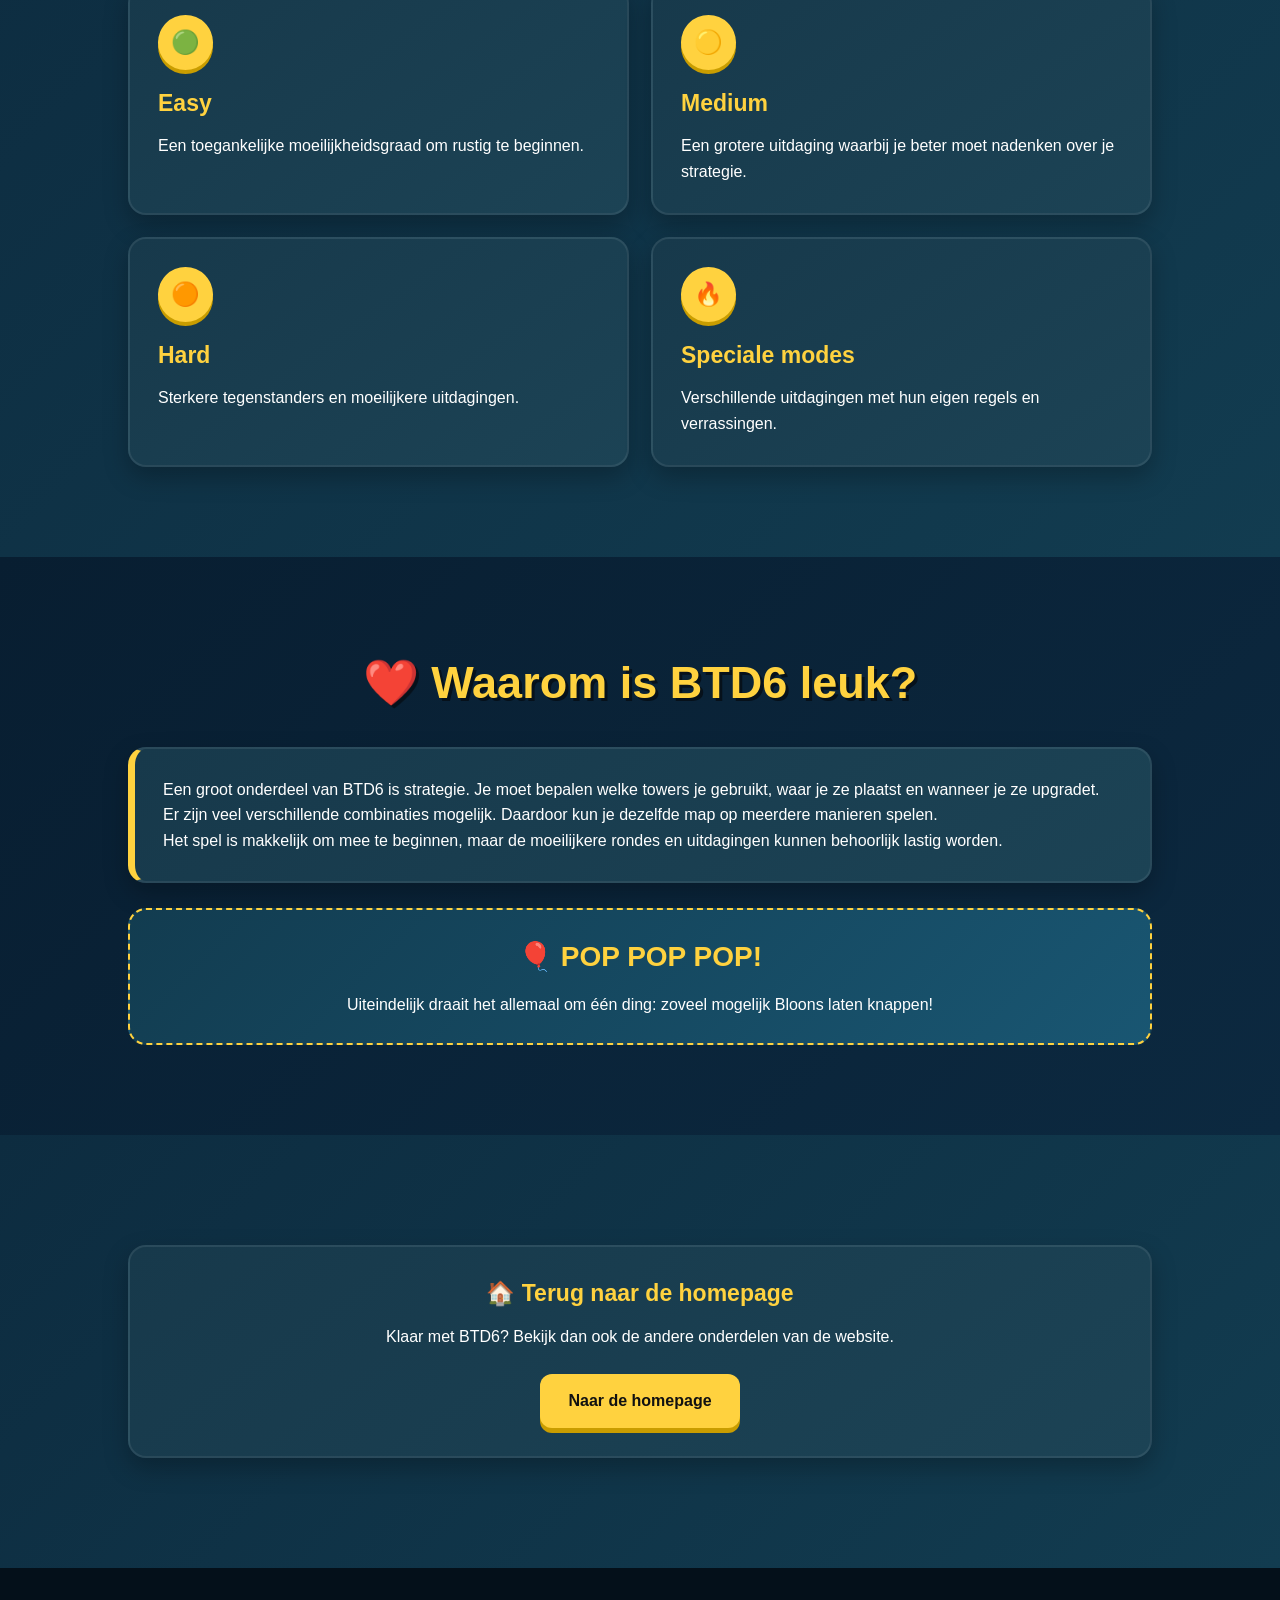
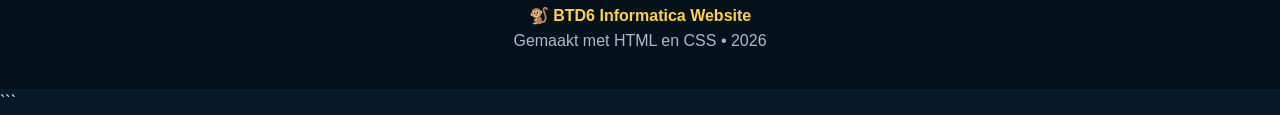
<file: btd6.html>
<!DOCTYPE html>
<html lang="nl">
<head>

    <meta charset="UTF-8">

    <meta name="viewport" content="width=device-width, initial-scale=1.0">

    <title>Over BTD6 - BTD6 Informatica</title>


    <style>

        /* =====================================================
           BASIS
        ===================================================== */

        * {
            margin: 0;
            padding: 0;
            box-sizing: border-box;
            scroll-behavior: smooth;
        }


        body {
            font-family: Arial, Helvetica, sans-serif;

            background: #071a2b;

            color: white;

            line-height: 1.6;
        }


        /* =====================================================
           NAVIGATIE
        ===================================================== */

        nav {
            position: fixed;

            top: 0;
            right: 0;

            width: 100%;

            background: rgba(5, 15, 25, 0.95);

            z-index: 1000;

            padding: 15px 35px;

            display: flex;

            justify-content: flex-end;

            box-shadow:
                0 3px 15px rgba(0, 0, 0, 0.4);
        }


        .dropdown {
            position: relative;

            display: inline-block;
        }


        .dropbtn {
            background: #ffd23f;

            color: #111;

            padding: 12px 20px;

            font-size: 16px;

            font-weight: bold;

            border: none;

            border-radius: 12px;

            cursor: pointer;

            box-shadow:
                0 4px 0 #c99d00;

            transition: 0.2s;
        }


        .dropbtn:hover {
            background: #ffe16b;
        }


        .dropdown-content {
            display: none;

            position: absolute;

            right: 0;

            background: #132f3f;

            min-width: 290px;

            border-radius: 12px;

            overflow: hidden;

            box-shadow:
                0 10px 30px rgba(0, 0, 0, 0.5);
        }


        .dropdown-content a {
            color: white;

            padding: 14px 18px;

            text-decoration: none;

            display: block;

            transition: 0.2s;
        }


        .dropdown-content a:hover {
            background: #ffd23f;

            color: #111;
        }


        .dropdown:hover .dropdown-content {
            display: block;
        }


        /* =====================================================
           HERO
        ===================================================== */

        .hero {
            min-height: 100vh;

            position: relative;

            overflow: hidden;

            display: flex;

            align-items: center;

            justify-content: center;

            text-align: center;

            padding: 40px 20px;
        }


        /* De afbeelding staat nu rechtstreeks in de HTML */

        .hero-image {
            position: absolute;

            top: 0;
            left: 0;

            width: 100%;
            height: 100%;

            object-fit: cover;

            object-position: center;

            z-index: 0;
        }


        /* Donkere laag over de afbeelding */

        .hero-overlay {
            position: absolute;

            top: 0;
            left: 0;

            width: 100%;
            height: 100%;

            background:
                linear-gradient(
                    rgba(0, 15, 30, 0.25),
                    rgba(0, 10, 20, 0.80)
                );

            z-index: 1;
        }


        .hero-content {
            position: relative;

            z-index: 2;

            max-width: 950px;

            padding-top: 50px;
        }


        .hero-badge {
            display: inline-block;

            background: #ffd23f;

            color: #111;

            font-weight: bold;

            padding: 9px 18px;

            border-radius: 50px;

            margin-bottom: 20px;

            box-shadow:
                0 5px 0 #c99d00;
        }


        .hero h1 {
            font-size: 78px;

            font-weight: 900;

            letter-spacing: 5px;

            margin-bottom: 18px;

            color: #ffd23f;

            text-shadow:
                5px 5px 0 #e58b00,
                9px 9px 0 #c03916,
                0 0 25px rgba(255, 212, 42, 0.45);
        }


        .hero p {
            font-size: 20px;

            background: rgba(0, 0, 0, 0.72);

            padding: 22px 30px;

            border-radius: 18px;

            border:
                2px solid rgba(255, 210, 63, 0.6);
        }


        /* =====================================================
           BUTTON
        ===================================================== */

        .button {
            display: inline-block;

            margin-top: 25px;

            padding: 14px 28px;

            background: #ffd23f;

            color: #111;

            text-decoration: none;

            font-weight: bold;

            border-radius: 12px;

            box-shadow:
                0 5px 0 #c99d00;

            transition: 0.2s;
        }


        .button:hover {
            transform: translateY(-3px);

            box-shadow:
                0 8px 0 #c99d00;
        }


        /* =====================================================
           SECTIES
        ===================================================== */

        section {
            padding: 90px 10%;
        }


        section:nth-child(even) {
            background:
                linear-gradient(
                    135deg,
                    #0d2c40,
                    #123c50
                );
        }


        section:nth-child(odd) {
            background:
                linear-gradient(
                    135deg,
                    #081e31,
                    #0c2940
                );
        }


        .container {
            max-width: 1100px;

            margin: auto;
        }


        /* =====================================================
           KOPPEN
        ===================================================== */

        h2 {
            font-size: 45px;

            color: #ffd23f;

            margin-bottom: 28px;

            text-align: center;

            text-shadow:
                3px 3px 0 #06111b;
        }


        h3 {
            color: #ffd23f;

            margin-bottom: 12px;

            font-size: 23px;
        }


        .section-intro {
            text-align: center;

            max-width: 800px;

            margin: 0 auto 35px;

            font-size: 18px;

            color: #d8ebf2;
        }


        /* =====================================================
           KAARTEN
        ===================================================== */

        .card {
            background:
                linear-gradient(
                    145deg,
                    #17394b,
                    #1c4355
                );

            padding: 28px;

            margin: 20px 0;

            border-radius: 18px;

            border:
                2px solid rgba(255, 255, 255, 0.08);

            box-shadow:
                0 10px 25px rgba(0, 0, 0, 0.25);

            transition: 0.25s;
        }


        .card:hover {
            transform: translateY(-5px);

            box-shadow:
                0 15px 30px rgba(0, 0, 0, 0.35);

            border-color:
                rgba(255, 210, 63, 0.5);
        }


        /* =====================================================
           GRID
        ===================================================== */

        .grid {
            display: grid;

            grid-template-columns:
                repeat(2, 1fr);

            gap: 22px;

            margin-top: 30px;
        }


        .grid .card {
            margin: 0;
        }


        /* =====================================================
           NUMMERS
        ===================================================== */

        .number {
            width: 55px;

            height: 55px;

            display: flex;

            align-items: center;

            justify-content: center;

            border-radius: 50%;

            background: #ffd23f;

            color: #111;

            font-size: 23px;

            font-weight: bold;

            margin-bottom: 15px;

            box-shadow:
                0 4px 0 #c99d00;
        }


        /* =====================================================
           MONKEY KAARTEN
        ===================================================== */

        .monkey-card {
            text-align: center;
        }


        .monkey-icon {
            font-size: 55px;

            margin-bottom: 12px;

            display: block;

            transition: 0.2s;
        }


        .monkey-card:hover .monkey-icon {
            transform:
                scale(1.15)
                rotate(-4deg);
        }


        /* =====================================================
           BADGES
        ===================================================== */

        .badge-row {
            display: flex;

            justify-content: center;

            flex-wrap: wrap;

            gap: 12px;

            margin-top: 25px;
        }


        .badge {
            background: #0b7189;

            padding: 9px 16px;

            border-radius: 50px;

            font-weight: bold;
        }


        .badge.yellow {
            background: #ffd23f;

            color: #111;
        }


        .badge.green {
            background: #51b848;
        }


        .badge.blue {
            background: #2c8dcc;
        }


        /* =====================================================
           TABEL
        ===================================================== */

        table {
            width: 100%;

            border-collapse: separate;

            border-spacing: 0;

            overflow: hidden;

            margin-top: 30px;

            background: #17394b;

            border-radius: 15px;
        }


        th,
        td {
            padding: 16px;

            border-bottom:
                1px solid #355869;

            text-align: left;
        }


        th {
            background: #ffd23f;

            color: #111;
        }


        tr:last-child td {
            border-bottom: none;
        }


        tr:hover td {
            background:
                rgba(255, 255, 255, 0.04);
        }


        /* =====================================================
           HIGHLIGHT
        ===================================================== */

        .highlight {
            border-left:
                7px solid #ffd23f;
        }


        .fun-box {
            background:
                linear-gradient(
                    135deg,
                    #123c50,
                    #195672
                );

            border:
                2px dashed #ffd23f;

            padding: 25px;

            border-radius: 18px;

            margin-top: 25px;

            text-align: center;
        }


        .fun-box h3 {
            font-size: 28px;
        }


        /* =====================================================
           FOOTER
        ===================================================== */

        footer {
            text-align: center;

            padding: 35px;

            background: #04101a;

            color: #a8bcc6;
        }


        footer strong {
            color: #ffd23f;
        }


        /* =====================================================
           MOBIELE VERSIE
        ===================================================== */

        @media (max-width: 800px) {

            .hero h1 {
                font-size: 50px;

                letter-spacing: 2px;
            }


            .hero p {
                font-size: 17px;
            }


            .grid {
                grid-template-columns: 1fr;
            }


            section {
                padding: 70px 6%;
            }


            nav {
                padding: 12px 15px;
            }


            .dropdown-content {
                min-width: 250px;
            }


            h2 {
                font-size: 34px;
            }

        }

    </style>

</head>


<body>


    <!-- =====================================================
         NAVIGATIE
    ===================================================== -->

    <nav>

        <div class="dropdown">


            <button class="dropbtn">
                ☰ Menu
            </button>


            <div class="dropdown-content">


                <a href="index.html">
                    🏠 Home
                </a>


                <a href="btd6.html">
                    🐒 Over BTD6
                </a>


                <a href="binairstelsel.html">
                    💻 Binair stelsel
                </a>


                <a href="index.html#kleurmodellen">
                    🎨 Kleurmodellen
                </a>


                <a href="index.html#compressie">
                    🖼️ Compressie: Bitmap / Vector
                </a>


                <a href="index.html#ai">
                    🤖 AI
                </a>


                <a href="index.html#mijn-ai">
                    🧠 Waar gebruik ik AI voor?
                </a>


                <a href="index.html#mobiel">
                    📱 AI in mijn mobiele telefoon
                </a>


                <a href="index.html#artikel">
                    📰 AI-artikel
                </a>


            </div>

        </div>

    </nav>



    <!-- =====================================================
         HERO
    ===================================================== -->

    <section class="hero">


        <!--
             DEZE AFBEELDING KOMT UIT DE GITHUB REPOSITORY

             Bestandsnaam:
             images (4).jpeg
        -->

        <img
            src="./images%20%284%29.jpeg"
            alt="Bloons TD 6"
            class="hero-image"
        >


        <!-- Donkere laag over de foto -->

        <div class="hero-overlay"></div>


        <!-- Tekst bovenop de foto -->

        <div class="hero-content">


            <div class="hero-badge">
                🎈 WELCOME TO THE BLOONS!
            </div>


            <h1>
                Bloons TD 6
            </h1>


            <p>
                Bloons TD 6 is een kleurrijke tower defense-game
                waarin je apen gebruikt om golven van Bloons tegen
                te houden. Bouw je verdediging, verdien geld,
                upgrade je towers en probeer zo lang mogelijk
                te overleven!
            </p>


            <a
                href="#wat-is-btd6"
                class="button"
            >
                🎈 Ontdek BTD6
            </a>


        </div>

    </section>



    <!-- =====================================================
         WAT IS BTD6?
    ===================================================== -->

    <section id="wat-is-btd6">

        <div class="container">


            <h2>
                🐒 Wat is BTD6?
            </h2>


            <p class="section-intro">
                Tijd om de wereld van apen, Bloons en towers
                te ontdekken!
            </p>


            <div class="card highlight">


                <p>
                    Bloons TD 6 is een tower defense-game van
                    Ninja Kiwi. In het spel proberen verschillende
                    soorten Bloons het einde van een baan te bereiken.
                </p>


                <p>
                    Jij moet Monkey Towers langs de baan plaatsen.
                    Deze towers vallen de Bloons aan voordat ze
                    het einde bereiken.
                </p>


                <p>
                    Tijdens het spel krijg je geld waarmee je nieuwe
                    towers kunt plaatsen en bestaande towers kunt
                    upgraden. Naarmate de rondes verder gaan,
                    verschijnen er steeds sterkere Bloons.
                </p>


            </div>


            <div class="badge-row">


                <div class="badge yellow">
                    🎈 Bloons
                </div>


                <div class="badge green">
                    🐒 Monkeys
                </div>


                <div class="badge blue">
                    💰 Geld
                </div>


                <div class="badge">
                    ⚔️ Strategie
                </div>


            </div>

        </div>

    </section>



    <!-- =====================================================
         HOE WERKT HET?
    ===================================================== -->

    <section>

        <div class="container">


            <h2>
                🎮 Hoe werkt het spel?
            </h2>


            <p class="section-intro">
                Vier belangrijke stappen om de Bloons tegen te houden.
            </p>


            <div class="grid">


                <div class="card">


                    <div class="number">
                        1
                    </div>


                    <h3>
                        🐒 Towers plaatsen
                    </h3>


                    <p>
                        Kies een Monkey Tower en plaats hem op de map.
                        Iedere tower heeft zijn eigen eigenschappen,
                        bereik en aanvallen.
                    </p>


                </div>


                <div class="card">


                    <div class="number">
                        2
                    </div>


                    <h3>
                        🎈 Bloons poppen
                    </h3>


                    <p>
                        De towers vallen automatisch de Bloons aan.
                        Het doel is om zoveel mogelijk Bloons te
                        laten knappen voordat ze ontsnappen.
                    </p>


                </div>


                <div class="card">


                    <div class="number">
                        3
                    </div>


                    <h3>
                        💰 Geld verdienen
                    </h3>


                    <p>
                        Tijdens het spel verdien je geld.
                        Hiermee kun je nieuwe towers plaatsen
                        en upgrades kopen.
                    </p>


                </div>


                <div class="card">


                    <div class="number">
                        4
                    </div>


                    <h3>
                        🔥 Steeds moeilijker
                    </h3>


                    <p>
                        De rondes worden steeds moeilijker.
                        Daarom moet je je strategie steeds aanpassen.
                    </p>


                </div>


            </div>

        </div>

    </section>



    <!-- =====================================================
         MONKEY TOWERS
    ===================================================== -->

    <section>

        <div class="container">


            <h2>
                🐒 Monkey Towers
            </h2>


            <p class="section-intro">
                Iedere monkey heeft zijn eigen specialiteit.
                Welke zou jij gebruiken?
            </p>


            <div class="grid">


                <div class="card monkey-card">


                    <span class="monkey-icon">
                        🏹
                    </span>


                    <h3>
                        Dart Monkey
                    </h3>


                    <p>
                        Een eenvoudige tower die scherpe darts
                        naar Bloons gooit.
                    </p>


                </div>


                <div class="card monkey-card">


                    <span class="monkey-icon">
                        💣
                    </span>


                    <h3>
                        Bomb Shooter
                    </h3>


                    <p>
                        Schiet bommen die exploderen en meerdere
                        Bloons tegelijk kunnen raken.
                    </p>


                </div>


                <div class="card monkey-card">


                    <span class="monkey-icon">
                        🎯
                    </span>


                    <h3>
                        Sniper Monkey
                    </h3>


                    <p>
                        Kan vanaf grote afstand Bloons aanvallen.
                    </p>


                </div>


                <div class="card monkey-card">


                    <span class="monkey-icon">
                        🧙
                    </span>


                    <h3>
                        Wizard Monkey
                    </h3>


                    <p>
                        Gebruikt magische aanvallen en heeft
                        verschillende speciale mogelijkheden.
                    </p>


                </div>


            </div>

        </div>

    </section>



    <!-- =====================================================
         HEROES
    ===================================================== -->

    <section>

        <div class="container">


            <h2>
                🦸 Heroes
            </h2>


            <div class="card highlight">


                <p>
                    Naast Monkey Towers kun je in BTD6 ook een
                    Hero gebruiken. Heroes hebben hun eigen
                    vaardigheden en worden sterker terwijl ze
                    levels krijgen.
                </p>


                <p>
                    Hierdoor kan een Hero een belangrijk onderdeel
                    van je strategie worden.
                </p>


            </div>


            <div class="fun-box">


                <h3>
                    🦸 Eén held kan het verschil maken!
                </h3>


                <p>
                    Kies een Hero die past bij jouw speelstijl
                    en probeer de perfecte combinatie met je towers
                    te vinden.
                </p>


            </div>

        </div>

    </section>



    <!-- =====================================================
         UPGRADES
    ===================================================== -->

    <section>

        <div class="container">


            <h2>
                ⬆️ Upgrades
            </h2>


            <p class="section-intro">
                Sterkere towers betekenen sterkere verdediging.
            </p>


            <div class="card">


                <p>
                    Towers kunnen worden geüpgraded om sterker te worden.
                    Upgrades kunnen bijvoorbeeld zorgen voor meer schade,
                    een groter bereik, snellere aanvallen of nieuwe
                    mogelijkheden.
                </p>


            </div>


            <table>


                <tr>

                    <th>
                        ⚙️ Onderdeel
                    </th>

                    <th>
                        📖 Wat doet het?
                    </th>

                </tr>


                <tr>

                    <td>
                        Damage
                    </td>

                    <td>
                        De tower doet meer schade.
                    </td>

                </tr>


                <tr>

                    <td>
                        Attack Speed
                    </td>

                    <td>
                        De tower valt sneller aan.
                    </td>

                </tr>


                <tr>

                    <td>
                        Range
                    </td>

                    <td>
                        De tower kan een groter gebied bereiken.
                    </td>

                </tr>


                <tr>

                    <td>
                        Abilities
                    </td>

                    <td>
                        Speciale vaardigheden die je tijdens een
                        ronde kunt gebruiken.
                    </td>

                </tr>


            </table>

        </div>

    </section>



    <!-- =====================================================
         GAME MODES
    ===================================================== -->

    <section>

        <div class="container">


            <h2>
                🎮 Game Modes
            </h2>


            <div class="grid">


                <div class="card">


                    <div class="number">
                        🟢
                    </div>


                    <h3>
                        Easy
                    </h3>


                    <p>
                        Een toegankelijke moeilijkheidsgraad
                        om rustig te beginnen.
                    </p>


                </div>


                <div class="card">


                    <div class="number">
                        🟡
                    </div>


                    <h3>
                        Medium
                    </h3>


                    <p>
                        Een grotere uitdaging waarbij je beter
                        moet nadenken over je strategie.
                    </p>


                </div>


                <div class="card">


                    <div class="number">
                        🟠
                    </div>


                    <h3>
                        Hard
                    </h3>


                    <p>
                        Sterkere tegenstanders en moeilijkere
                        uitdagingen.
                    </p>


                </div>


                <div class="card">


                    <div class="number">
                        🔥
                    </div>


                    <h3>
                        Speciale modes
                    </h3>


                    <p>
                        Verschillende uitdagingen met hun eigen
                        regels en verrassingen.
                    </p>


                </div>


            </div>

        </div>

    </section>



    <!-- =====================================================
         WAAROM IS BTD6 LEUK?
    ===================================================== -->

    <section>

        <div class="container">


            <h2>
                ❤️ Waarom is BTD6 leuk?
            </h2>


            <div class="card highlight">


                <p>
                    Een groot onderdeel van BTD6 is strategie.
                    Je moet bepalen welke towers je gebruikt,
                    waar je ze plaatst en wanneer je ze upgradet.
                </p>


                <p>
                    Er zijn veel verschillende combinaties mogelijk.
                    Daardoor kun je dezelfde map op meerdere manieren
                    spelen.
                </p>


                <p>
                    Het spel is makkelijk om mee te beginnen,
                    maar de moeilijkere rondes en uitdagingen
                    kunnen behoorlijk lastig worden.
                </p>


            </div>


            <div class="fun-box">


                <h3>
                    🎈 POP POP POP!
                </h3>


                <p>
                    Uiteindelijk draait het allemaal om één ding:
                    zoveel mogelijk Bloons laten knappen!
                </p>


            </div>

        </div>

    </section>



    <!-- =====================================================
         TERUG NAAR HOME
    ===================================================== -->

    <section>

        <div class="container">


            <div
                class="card"
                style="text-align: center;"
            >


                <h3>
                    🏠 Terug naar de homepage
                </h3>


                <p>
                    Klaar met BTD6? Bekijk dan ook de andere
                    onderdelen van de website.
                </p>


                <a
                    href="index.html"
                    class="button"
                >
                    Naar de homepage
                </a>


            </div>

        </div>

    </section>



    <!-- =====================================================
         FOOTER
    ===================================================== -->

    <footer>


        <p>
            🐒 <strong>BTD6 Informatica Website</strong>
        </p>


        <p>
            Gemaakt met HTML en CSS • 2026
        </p>


    </footer>


</body>
</html>
```
</file>
<file: css/index.css>
/*
=============================================================
BTD6 INFORMATICA WEBSITE - INDEX.CSS
=============================================================

Dit bestand bepaalt hoe index.html eruitziet.

HTML en CSS hebben ieder een eigen taak:

- HTML bepaalt de inhoud en structuur van de website.
- CSS bepaalt de kleuren, afmetingen, posities en vormgeving.

Een CSS-regel bestaat meestal uit:

selector {
    eigenschap: waarde;
}

Bijvoorbeeld:

h1 {
    color: red;
}

Hiermee krijgen alle h1-koppen rode tekst.

=============================================================
*/


/*
=============================================================
1. BASISINSTELLINGEN
=============================================================
*/


/*
De ster (*) selecteert ALLE elementen op de pagina.

margin: 0;
    Haalt de standaard buitenruimte van elementen weg.

padding: 0;
    Haalt de standaard binnenruimte van elementen weg.

box-sizing: border-box;
    Zorgt ervoor dat padding en borders worden meegerekend
    in de totale breedte en hoogte van een element.

scroll-behavior: smooth;
    Zorgt ervoor dat de pagina soepel naar een onderdeel
    scrollt wanneer je op een interne link klikt.
*/
* {
    margin: 0;
    padding: 0;
    box-sizing: border-box;
    scroll-behavior: smooth;
}


/*
De body is het volledige zichtbare gedeelte van de website.

font-family:
    Bepaalt welk lettertype wordt gebruikt.
    De browser probeert Arial te gebruiken.
    Als dat niet beschikbaar is, probeert hij Helvetica.

background:
    De achtergrondkleur van de website.

color:
    De standaard tekstkleur is wit.

line-height:
    Bepaalt de afstand tussen tekstregels.
    1.6 betekent dat regels wat meer ruimte krijgen,
    waardoor lange teksten prettiger leesbaar zijn.
*/
body {
    font-family: Arial, Helvetica, sans-serif;

    background: #101820;

    color: white;

    line-height: 1.6;
}



/*
=============================================================
2. NAVIGATIE
=============================================================

Dit gedeelte bevat de opmaak van het menu bovenaan de website.
*/


/*
nav selecteert het navigatie-element uit de HTML.

position: fixed;
    Zet het menu vast op een vaste positie op het scherm.
    Daardoor blijft het menu zichtbaar wanneer je scrolt.

top: 0;
    Plaatst het menu helemaal bovenaan.

right: 0;
    Zorgt ervoor dat de rechterkant van het menu aansluit
    op de rechterkant van het scherm.

width: 100%;
    Het menu gebruikt de volledige schermbreedte.

background:
    Een bijna zwarte achtergrond met een beetje transparantie.

z-index: 1000;
    Bepaalt hoe ver het element naar voren komt.
    Een hoge waarde zorgt ervoor dat het menu boven andere
    onderdelen van de website wordt getoond.

padding:
    Binnenruimte rondom de inhoud van het menu.

display: flex;
    Activeert Flexbox. Hiermee kunnen elementen naast elkaar
    worden geplaatst en uitgelijnd.

justify-content: flex-end;
    Plaatst de inhoud aan de rechterkant van het menu.

box-shadow:
    Voegt een schaduw onder het menu toe.
*/
nav {
    position: fixed;

    top: 0;
    right: 0;

    width: 100%;

    background: rgba(10, 15, 20, 0.95);

    z-index: 1000;

    padding: 15px 35px;

    display: flex;

    justify-content: flex-end;

    box-shadow:
        0 2px 10px rgba(0, 0, 0, 0.5);
}


/*
.dropdown is de container van de menuknop
en de inhoud die onder de knop verschijnt.

position: relative;
    Zorgt ervoor dat de positie van het uitklapmenu
    relatief aan deze container kan worden bepaald.

display: inline-block;
    Zorgt ervoor dat de container zich als een blok gedraagt,
    maar niet automatisch de volledige breedte inneemt.
*/
.dropdown {
    position: relative;

    display: inline-block;
}


/*
.dropbtn is de knop waarmee het menu wordt weergegeven.

background:
    De gele/oranje achtergrondkleur.

color:
    De donkere tekstkleur.

padding:
    Ruimte tussen de tekst en de randen van de knop.

font-size:
    De grootte van de tekst.

font-weight:
    Maakt de tekst dikgedrukt.

border: none;
    Verwijdert de standaardrand van de knop.

border-radius:
    Maakt de hoeken van de knop afgerond.

cursor: pointer;
    Verandert de muisaanwijzer in een handje.

transition:
    Zorgt ervoor dat veranderingen, zoals een andere
    achtergrondkleur, geleidelijk verlopen.
*/
.dropbtn {
    background: #f2a900;

    color: #111;

    padding: 12px 20px;

    font-size: 16px;

    font-weight: bold;

    border: none;

    border-radius: 8px;

    cursor: pointer;

    transition: 0.2s;
}


/*
:hover betekent dat deze stijl actief wordt wanneer
de bezoeker met de muis over de knop gaat.

De knop krijgt dan een lichtere gele kleur.
*/
.dropbtn:hover {
    background: #ffc533;
}


/*
.dropdown-content is het gedeelte met alle menu-items.

display: none;
    Verbergt het menu standaard.

position: absolute;
    Haalt het menu uit de normale positie van de pagina.
    Hierdoor kan het onder de knop verschijnen.

right: 0;
    Lijnt de rechterkant van het menu uit met de rechterkant
    van de dropdown-container.

background:
    Geeft het menu een donkere achtergrond.

min-width:
    Zorgt ervoor dat het menu minimaal 290 pixels breed is.

border-radius:
    Rondt de hoeken af.

overflow: hidden;
    Verbergt inhoud die buiten de afgeronde hoeken valt.

box-shadow:
    Geeft het uitklapmenu een schaduw.
*/
.dropdown-content {
    display: none;

    position: absolute;

    right: 0;

    background: #202a33;

    min-width: 290px;

    border-radius: 8px;

    overflow: hidden;

    box-shadow:
        0 8px 20px rgba(0, 0, 0, 0.5);
}


/*
Deze regel selecteert alle links binnen het uitklapmenu.

display: block;
    Zorgt ervoor dat iedere link een eigen regel inneemt.

text-decoration: none;
    Verwijdert de standaard onderstreping van links.

padding:
    Geeft iedere link voldoende ruimte om op te klikken.
*/
.dropdown-content a {
    color: white;

    padding: 13px 17px;

    text-decoration: none;

    display: block;

    transition: 0.2s;
}


/*
Wanneer je met de muis over een menu-link gaat,
verandert de achtergrond naar geel/oranje.

De tekst wordt dan donker zodat deze goed leesbaar blijft.
*/
.dropdown-content a:hover {
    background: #f2a900;

    color: #111;
}


/*
Deze regel maakt het uitklapmenu zichtbaar.

.dropdown:hover betekent:
    Wanneer de bezoeker met de muis over de dropdown-container gaat.

.dropdown-content betekent:
    Het onderdeel dat zichtbaar moet worden.

display: block;
    Toont het menu.
*/
.dropdown:hover .dropdown-content {
    display: block;
}



/*
=============================================================
3. HOMEPAGE / HERO
=============================================================

De hero is het grote openingsgedeelte met de BTD6-afbeelding.
*/


/*
.hero selecteert de section met class="hero".

min-height: 100vh;
    vh staat voor viewport height.
    100vh betekent dat het onderdeel minimaal zo hoog is
    als het volledige zichtbare scherm.

overflow: hidden;
    Verbergt onderdelen die buiten de hero vallen.

display: flex;
    Gebruikt Flexbox om de inhoud te positioneren.

justify-content: center;
    Centreert de inhoud horizontaal.

align-items: center;
    Centreert de inhoud verticaal.

text-align: center;
    Centreert de tekst.

padding:
    Houdt de inhoud op voldoende afstand van de schermranden.
*/
.hero {
    position: relative;

    min-height: 100vh;

    overflow: hidden;

    display: flex;

    justify-content: center;

    align-items: center;

    text-align: center;

    padding: 30px;
}


/*
De afbeelding op de homepage.

position: absolute;
    Zorgt ervoor dat de afbeelding boven op de hero kan liggen.

inset: 0;
    Zet de afstand tot alle vier de kanten op 0.
    De afbeelding begint dus linksboven en loopt tot rechtsonder.

width en height:
    Zorgen ervoor dat de afbeelding de volledige hero vult.

object-fit: cover;
    Zorgt ervoor dat de afbeelding het hele gebied bedekt.
    De afbeelding kan hierdoor aan de randen worden bijgesneden.

object-position: center;
    Zorgt ervoor dat het midden van de afbeelding zichtbaar blijft.

z-index: 0;
    Plaatst de afbeelding achter de andere inhoud.
*/
.btd6-image {
    position: absolute;

    inset: 0;

    width: 100%;

    height: 100%;

    object-fit: cover;

    object-position: center;

    z-index: 0;
}


/*
.hero::after maakt een extra laag boven op de afbeelding.

content: "";
    Is nodig om een pseudo-element te maken.

position: absolute;
inset: 0;
    Zorgt ervoor dat de laag de hele hero bedekt.

background:
    Een zwarte laag die voor 48% ondoorzichtig is.

Deze donkere laag zorgt ervoor dat de witte en gele tekst
beter leesbaar blijft op de afbeelding.

z-index: 1;
    De donkere laag ligt boven de afbeelding,
    maar onder de tekst.
*/
.hero::after {
    content: "";

    position: absolute;

    inset: 0;

    background: rgba(0, 0, 0, 0.48);

    z-index: 1;
}


/*
Dit is de container met de titel, tekst en knoppen.

position: relative;
    Zorgt ervoor dat de inhoud op de juiste laag blijft staan.

z-index: 2;
    Plaatst de inhoud boven de afbeelding en de donkere laag.

max-width:
    Voorkomt dat de tekstcontainer te breed wordt.

padding-top:
    Geeft bovenaan wat extra ruimte.
*/
.hero-content {
    position: relative;

    z-index: 2;

    max-width: 900px;

    padding-top: 50px;
}



/*
=============================================================
4. BTD6 TITEL
=============================================================

Dit gedeelte maakt de grote BTD6-tekst op de homepage.
*/


/*
.hero h1 selecteert alleen een h1-element dat binnen
het element met class="hero" staat.

font-size:
    Maakt de titel erg groot.

font-weight:
    900 is een zeer dik lettertype.

letter-spacing:
    Vergroot de afstand tussen de letters.

margin-bottom:
    Ruimte onder de titel.

color:
    Geeft de titel een opvallende gele kleur.

text-shadow:
    Voegt meerdere schaduwen toe.
    Hierdoor krijgt de titel een soort 3D-effect.
*/
.hero h1 {
    font-size: 105px;

    font-weight: 900;

    letter-spacing: 5px;

    margin-bottom: 12px;

    /*
    De titel gebruikt meerdere schaduwen:

    De eerste schaduw is oranje.
    De tweede schaduw is donkerrood.
    De derde schaduw geeft een zachte gele gloed.
    */

    color: #ffd42a;

    text-shadow:
        5px 5px 0 #e58b00,
        9px 9px 0 #c03916,
        0 0 25px rgba(255, 212, 42, 0.45);
}



/*
=============================================================
5. TEKST ONDER DE BTD6 TITEL
=============================================================
*/


/*
.hero p selecteert de paragraaf binnen de hero.

font-size:
    Bepaalt hoe groot de tekst is.

background:
    Een donkere, halfdoorzichtige achtergrond achter de tekst.

padding:
    Zorgt voor ruimte rondom de tekst.

border-radius:
    Rondt de hoeken van de achtergrond af.

max-width:
    Voorkomt dat de tekstregel te lang wordt.

margin:
    Centreert het tekstblok.
*/
.hero p {
    font-size: 18px;

    background: rgba(0, 0, 0, 0.68);

    padding: 16px 25px;

    border-radius: 12px;

    max-width: 820px;

    margin: 0 auto;
}



/*
=============================================================
6. HOMEPAGE KNOPPEN
=============================================================

Dit gedeelte bepaalt hoe de twee knoppen op de homepage eruitzien.
*/


/*
.home-buttons is de container waarin beide knoppen staan.

display: flex;
    Zet de knoppen naast elkaar.

justify-content: center;
    Centreert de knoppen horizontaal.

align-items: center;
    Lijnt de knoppen netjes uit.

gap:
    Bepaalt de afstand tussen de knoppen.

margin-top:
    Geeft ruimte boven de knoppen.

flex-wrap: wrap;
    Staat toe dat de knoppen naar een volgende regel gaan
    wanneer er onvoldoende ruimte is.
*/
.home-buttons {
    display: flex;

    justify-content: center;

    align-items: center;

    gap: 20px;

    margin-top: 28px;

    flex-wrap: wrap;
}


/*
.home-button selecteert de twee links die als knoppen worden gebruikt.

display: inline-block;
    Maakt het mogelijk om breedte en hoogte te gebruiken,
    terwijl het element zich als een regel-element gedraagt.

padding:
    Ruimte rondom de tekst.

min-width:
    Zorgt ervoor dat beide knoppen minimaal even breed zijn.

background en color:
    Bepalen de achtergrond- en tekstkleur.

text-decoration:
    Verwijdert de standaard onderstreping van links.

font-weight:
    Maakt de tekst dikgedrukt.

border-radius:
    Maakt de hoeken afgerond.

box-shadow:
    Geeft de knop een schaduw aan de onderkant.

transition:
    Zorgt voor een vloeiende verandering bij hover.
*/
.home-button {
    display: inline-block;

    padding: 15px 28px;

    min-width: 190px;

    background: #f2a900;

    color: #111;

    text-decoration: none;

    font-weight: bold;

    font-size: 17px;

    border-radius: 10px;

    box-shadow:
        0 5px 0 #b97800;

    transition: 0.2s;
}


/*
De hover-versie van de homepageknoppen.

Wanneer je met de muis over een knop gaat:

- Wordt de achtergrond lichter.
- Beweegt de knop 3 pixels omhoog.
- Wordt de schaduw iets groter.

transform: translateY(-3px);
    Verplaatst het element 3 pixels omhoog.
*/
.home-button:hover {
    background: #ffc533;

    transform: translateY(-3px);

    box-shadow:
        0 8px 0 #b97800;
}



/*
=============================================================
7. SECTIES
=============================================================

De homepage bestaat uit verschillende grote onderdelen.

Ieder onderdeel heeft dezelfde basisinstellingen.
*/


/*
section selecteert alle section-elementen.

padding:
    Geeft ruimte binnen ieder onderdeel.
    90px is de verticale ruimte.
    10% is de horizontale ruimte.

min-height:
    Ieder onderdeel is minimaal 80% van de schermhoogte.
*/
section {
    padding: 90px 10%;

    min-height: 80vh;
}


/*
nth-child(even) selecteert section-elementen die
een even positie hebben binnen hun ouder-element.

Hiermee krijgen sommige onderdelen een iets lichtere
achtergrondkleur dan de andere onderdelen.

De browser telt hierbij ook andere HTML-elementen in de body mee.
*/
section:nth-child(even) {
    background: #16222d;
}


/*
nth-child(odd) selecteert section-elementen die
een oneven positie hebben binnen hun ouder-element.

Hiermee ontstaat de afwisseling tussen de achtergrondkleuren.
*/
section:nth-child(odd) {
    background: #101820;
}


/*
.container wordt gebruikt om de inhoud van ieder onderdeel
op een nette breedte te houden.

max-width:
    De inhoud wordt maximaal 1050 pixels breed.

margin: auto;
    Centreert de container horizontaal.
*/
.container {
    max-width: 1050px;

    margin: auto;
}



/*
=============================================================
8. KOPPEN EN PARAGRAFEN
=============================================================

Hier staan de algemene instellingen voor koppen en teksten.
*/


/*
h2 selecteert alle tweede-niveau koppen.

Deze koppen worden gebruikt voor de titels van de grote secties.
*/
h2 {
    font-size: 40px;

    color: #f2a900;

    margin-bottom: 25px;
}


/*
h3 selecteert alle derde-niveau koppen.

Deze worden bijvoorbeeld gebruikt als titels van kaarten.
*/
h3 {
    color: #ffc533;

    margin-top: 25px;

    margin-bottom: 10px;
}


/*
p selecteert alle gewone paragrafen.

margin-bottom:
    Zorgt voor ruimte tussen opeenvolgende tekstblokken.
*/
p {
    margin-bottom: 15px;
}



/*
=============================================================
9. KAARTEN
=============================================================

Een card is een afgerond vlak waarin informatie staat.

Je gebruikt deze class op meerdere plekken op de website.
*/


/*
.card bepaalt het uiterlijk van alle informatiekaarten.

background:
    Geeft de kaart een donkerblauwe achtergrond.

padding:
    Ruimte tussen de tekst en de randen.

margin:
    Ruimte rondom de kaart.

border-radius:
    Maakt de hoeken afgerond.

box-shadow:
    Geeft de kaart een subtiele schaduw.

transition:
    Zorgt ervoor dat veranderingen vloeiend verlopen.
*/
.card {
    background: #202d38;

    padding: 25px;

    margin: 20px 0;

    border-radius: 12px;

    box-shadow:
        0 5px 15px rgba(0, 0, 0, 0.25);

    transition: 0.2s;
}


/*
Wanneer je met de muis over een kaart beweegt:

- Beweegt de kaart een klein stukje omhoog.
- Wordt de schaduw iets sterker.

Dit geeft de kaarten een interactief effect.
*/
.card:hover {
    transform: translateY(-3px);

    box-shadow:
        0 8px 20px rgba(0, 0, 0, 0.35);
}



/*
=============================================================
10. KLEURMODELLEN
=============================================================

Dit gedeelte bevat de vormgeving van het RGB-, CMYK-,
HEX- en HSV-onderdeel.
*/


/*
.color-grid bevat de vier kleurkaarten.

display: grid;
    Activeert CSS Grid.

grid-template-columns:
    repeat(2, 1fr) verdeelt de ruimte over twee gelijke kolommen.

gap:
    Bepaalt de afstand tussen de kaarten.

margin-top:
    Geeft ruimte boven het grid.
*/
.color-grid {
    display: grid;

    grid-template-columns:
        repeat(2, 1fr);

    gap: 20px;

    margin-top: 25px;
}


/*
Deze classes voegen een gekleurde linkerrand toe
aan de verschillende kleurkaarten.

border-left bestaat uit:
    6px = de dikte van de rand.
    solid = een doorgetrokken rand.
    De kleur bepaalt de kleur van de rand.
*/


/* Rode rand voor de RGB-kaart. */
.rgb {
    border-left:
        6px solid red;
}


/* Cyaankleurige rand voor de CMYK-kaart. */
.cmyk {
    border-left:
        6px solid cyan;
}


/* Paarse rand voor de HEX-kaart. */
.hex {
    border-left:
        6px solid #9b59b6;
}


/* Oranje rand voor de HSV-kaart. */
.hsv {
    border-left:
        6px solid orange;
}



/*
=============================================================
11. AI
=============================================================

Dit gedeelte bevat de extra opmaak voor AI-kaarten
en de bronvermelding.
*/


/*
.ai-highlight voegt een blauwe rand toe aan een kaart.

Deze class wordt gebruikt om bepaalde AI-onderdelen
extra te laten opvallen.
*/
.ai-highlight {
    border-left:
        6px solid #00b4d8;
}


/*
.source wordt gebruikt voor bronvermeldingen.

font-size:
    Maakt de bronvermelding iets kleiner dan gewone tekst.

margin-top:
    Geeft ruimte boven de bron.

color:
    Geeft de tekst een lichtblauwe/grijze kleur.
*/
.source {
    font-size: 14px;

    margin-top: 20px;

    color: #c4d3dd;
}


/*
Deze regel verandert de kleur van links
die binnen een element met class="source" staan.
*/
.source a {
    color: #66d9ff;
}



/*
=============================================================
12. TABEL
=============================================================

Deze instellingen worden gebruikt voor de vergelijkingstabel
bij het onderdeel over bitmap en vector.
*/


/*
table selecteert de volledige tabel.

width: 100%;
    De tabel gebruikt de volledige breedte van de container.

border-collapse: collapse;
    Zorgt ervoor dat aangrenzende tabelranden samenvallen.
    Hierdoor ontstaan geen dubbele randen.

margin-top:
    Geeft ruimte boven de tabel.

background:
    Geeft de tabel een donkere achtergrond.
*/
table {
    width: 100%;

    border-collapse: collapse;

    margin-top: 20px;

    background: #202d38;
}


/*
th en td selecteren alle kopcellen en gewone cellen.

padding:
    Ruimte rondom de inhoud van iedere cel.

border:
    Voegt een dunne rand toe.

text-align:
    Zorgt ervoor dat de tekst links wordt uitgelijnd.
*/
th,
td {
    padding: 14px;

    border:
        1px solid #40515f;

    text-align: left;
}


/*
th selecteert alleen de kopcellen van de tabel.

De kopcellen krijgen een gele achtergrond
met donkere tekst.
*/
th {
    background: #f2a900;

    color: #111;
}



/*
=============================================================
13. FOOTER
=============================================================

De footer is het onderste gedeelte van de website.
*/


/*
text-align: center;
    Centreert de tekst.

padding:
    Geeft ruimte rondom de tekst.

background:
    Geeft de footer een bijna zwarte achtergrond.

color:
    Maakt de tekst lichtgrijs.
*/
footer {
    text-align: center;

    padding: 30px;

    background: #080d11;

    color: #aaa;
}



/*
=============================================================
14. MOBIELE VERSIE
=============================================================

Een media query maakt het mogelijk om CSS aan te passen
aan de grootte van het scherm.

max-width: 800px betekent:

Deze instellingen worden gebruikt wanneer het scherm
800 pixels breed of smaller is.

Dit is bijvoorbeeld handig voor telefoons en kleinere tablets.
*/


@media (max-width: 800px) {


    /*
    De BTD6-titel wordt kleiner op een mobiel scherm.

    Op een groot scherm is 105px gebruikt.
    Op een klein scherm wordt dit 65px.
    */
    .hero h1 {
        font-size: 65px;

        letter-spacing: 2px;
    }


    /*
    De tekst onder de titel wordt iets kleiner,
    zodat deze beter op een mobiel scherm past.
    */
    .hero p {
        font-size: 16px;
    }


    /*
    De knoppen worden onder elkaar geplaatst.

    flex-direction: column;
        Verandert de richting van Flexbox.
        In plaats van naast elkaar staan de knoppen nu onder elkaar.

    gap:
        Bepaalt de verticale afstand tussen de knoppen.
    */
    .home-buttons {
        flex-direction: column;

        gap: 15px;
    }


    /*
    Op mobiel krijgen de knoppen een vaste breedte
    zodat ze netjes onder elkaar staan.
    */
    .home-button {
        width: 230px;
    }


    /*
    Het kleur-grid verandert van twee kolommen
    naar één kolom.

    Daardoor staan de vier kleurkaarten onder elkaar
    in plaats van naast elkaar.
    */
    .color-grid {
        grid-template-columns: 1fr;
    }


    /*
    De navigatie krijgt iets minder ruimte aan de randen.
    */
    nav {
        padding: 12px 15px;
    }


    /*
    De secties krijgen minder horizontale ruimte.
    Zo blijft er op een klein scherm meer ruimte over
    voor de tekst zelf.
    */
    section {
        padding: 80px 6%;
    }


    /*
    Het uitklapmenu wordt iets smaller gemaakt,
    zodat het beter binnen een mobiel scherm past.
    */
    .dropdown-content {
        right: 0;

        min-width: 230px;
    }

}


/*
=============================================================
EINDE VAN INDEX.CSS
=============================================================

Alle vormgeving van de homepage staat nu in dit bestand.

Wanneer je bijvoorbeeld de achtergrondkleur wilt aanpassen,
kun je dat hier doen zonder de HTML te veranderen.

=============================================================
*/
</file>
<file: css/style.css>
/*
==========================================================
BTD6 INFORMATICA WEBSITE
CSS - BINAIR STELSEL
==========================================================

WAT DOET DIT BESTAND?

CSS staat voor Cascading Style Sheets.

HTML bepaalt welke onderdelen op de website staan.
CSS bepaalt hoe deze onderdelen eruitzien.

In dit bestand regelen we onder andere:
- Kleuren
- Lettertypen
- Afstanden
- Achtergronden
- Knoppen
- Afbeeldingen
- Mobiele weergave

==========================================================
*/


/* ========================================================
   1. ALGEMENE INSTELLINGEN
======================================================== */

/*
   De ster (*) is een algemene selector.

   Hierdoor gelden deze instellingen voor ALLE elementen
   op de webpagina.
*/

* {

    /* Verwijdert standaard buitenruimte van elementen. */
    margin: 0;

    /* Verwijdert standaard binnenruimte van elementen. */
    padding: 0;

    /*
       Zorgt ervoor dat padding en borders worden meegerekend
       in de totale breedte en hoogte van een element.
    */
    box-sizing: border-box;

    /*
       Zorgt ervoor dat de pagina soepel naar een onderdeel
       scrolt wanneer je op een link naar een #id klikt.
    */
    scroll-behavior: smooth;

}


/* ========================================================
   2. BASIS VAN DE WEBPAGINA
======================================================== */

/*
   De body bevat alle zichtbare inhoud van de website.

   Hier stellen we de algemene stijl in.
*/

body {

    /* Het lettertype dat op de hele pagina wordt gebruikt. */
    font-family: Arial, Helvetica, sans-serif;

    /* Donkerblauwe achtergrondkleur. */
    background: #101820;

    /* Alle standaard tekst wordt wit. */
    color: white;

    /*
       Bepaalt de regelafstand.
       1.6 betekent dat regels iets verder uit elkaar staan.
    */
    line-height: 1.6;

}


/* ========================================================
   3. NAVIGATIE
======================================================== */

/*
   De navigatiebalk staat bovenaan de website.

   position: fixed zorgt ervoor dat de balk op zijn plek
   blijft staan wanneer de bezoeker naar beneden scrolt.
*/

nav {

    /* Maakt de navigatiebalk vast aan het scherm. */
    position: fixed;

    /* Plaatst de balk tegen de bovenkant. */
    top: 0;

    /* Plaatst de balk tegen de rechterkant. */
    right: 0;

    /* De navigatie gebruikt de volledige schermbreedte. */
    width: 100%;

    /* Donkere achtergrond met een beetje doorzichtigheid. */
    background: rgba(10, 15, 20, 0.95);

    /*
       Zorgt ervoor dat de navigatie boven andere onderdelen
       wordt weergegeven.
    */
    z-index: 1000;

    /* Ruimte binnen de navigatiebalk. */
    padding: 15px 35px;

    /*
       Flexbox helpt om onderdelen netjes naast elkaar
       te plaatsen.
    */
    display: flex;

    /* Plaatst het menu aan de rechterkant. */
    justify-content: flex-end;

    /* Geeft de navigatie een schaduw. */
    box-shadow: 0 2px 10px rgba(0, 0, 0, 0.5);

}


/* ========================================================
   4. UITKLAPMENU
======================================================== */

/*
   De dropdown bevat de menuknop en de lijst met links.

   position: relative zorgt ervoor dat het uitklapmenu
   zich ten opzichte van deze container positioneert.
*/

.dropdown {

    position: relative;

    /* Laat het menu zich gedragen als een inline-element. */
    display: inline-block;

}


/* DE MENU-KNOP */

.dropbtn {

    /* Gele achtergrondkleur. */
    background: #f2a900;

    /* Donkere tekst voor goed contrast. */
    color: #111;

    /* Ruimte binnen de knop. */
    padding: 12px 20px;

    /* Grootte van de tekst. */
    font-size: 16px;

    /* Maakt de tekst dikgedrukt. */
    font-weight: bold;

    /* Verwijdert de standaard rand van de knop. */
    border: none;

    /* Maakt de hoeken afgerond. */
    border-radius: 8px;

    /* Verandert de muisaanwijzer in een handje. */
    cursor: pointer;

}


/* HET UITKLAPMENU ZELF */

.dropdown-content {

    /*
       display: none betekent dat het menu standaard
       niet zichtbaar is.
    */
    display: none;

    /* Zorgt ervoor dat het menu boven andere elementen ligt. */
    position: absolute;

    /* Lijnt de rechterkant van het menu uit met de knop. */
    right: 0;

    /* Donkere achtergrond van het menu. */
    background: #202a33;

    /* Minimale breedte van het menu. */
    min-width: 280px;

    /* Afgeronde hoeken. */
    border-radius: 8px;

    /* Verbergt inhoud die buiten de afgeronde hoeken valt. */
    overflow: hidden;

    /* Schaduw rondom het menu. */
    box-shadow: 0 8px 20px rgba(0, 0, 0, 0.5);

}


/* DE LINKS IN HET UITKLAPMENU */

.dropdown-content a {

    /* Witte tekstkleur. */
    color: white;

    /* Ruimte rondom de linktekst. */
    padding: 13px 17px;

    /* Verwijdert de standaard onderstreping. */
    text-decoration: none;

    /* Iedere link krijgt een eigen regel. */
    display: block;

    /* Maakt kleurveranderingen soepel. */
    transition: 0.2s;

}


/* WAT GEBEURT ER ALS JE OVER EEN LINK GAAT? */

.dropdown-content a:hover {

    /* De achtergrond wordt geel. */
    background: #f2a900;

    /* De tekst wordt donker. */
    color: #111;

}


/* 
   Als je met de muis over de dropdown beweegt,
   wordt het verborgen menu zichtbaar.
*/

.dropdown:hover .dropdown-content {

    display: block;

}


/* ========================================================
   5. PAGINA HEADER
======================================================== */

/*
   Dit is het grote bovenste gedeelte met de titel
   'Binair stelsel'.
*/

.page-header {

    /* Achtergrondkleur van de header. */
    background: #16222d;

    /*
       Binnenruimte:
       140px bovenaan, 10% links en rechts,
       70px onderaan.
    */
    padding: 140px 10% 70px;

    /* Zet de tekst in het midden. */
    text-align: center;

}


/* HOOFDTITEL */

.page-header h1 {

    /* Grote titel. */
    font-size: 55px;

    /* BTD6-geïnspireerde gele kleur. */
    color: #f2a900;

    /* Zwarte schaduw achter de letters. */
    text-shadow: 3px 3px 0 #000;

}


/* ONDERTITEL */

.page-header p {

    /* Tekstgrootte. */
    font-size: 20px;

    /* Ruimte boven de ondertitel. */
    margin-top: 15px;

}


/* ========================================================
   6. SECTIES
======================================================== */

/*
   Een section is een apart gedeelte van de pagina.

   De padding zorgt ervoor dat de inhoud niet tegen
   de randen van het scherm aan staat.
*/

section {

    padding: 80px 10%;

}


/*
   nth-child(even) selecteert bepaalde secties
   op basis van hun positie als kind van de body.

   Hiermee wisselen we achtergrondkleuren af.
*/

section:nth-child(even) {

    background: #16222d;

}


/* De andere secties krijgen een iets donkerdere achtergrond. */

section:nth-child(odd) {

    background: #101820;

}


/* ========================================================
   7. CONTAINER
======================================================== */

/*
   De container houdt de inhoud op een maximale breedte.

   Hierdoor worden alinea's op grote schermen niet
   extreem breed.
*/

.container {

    /* Maximale breedte van de inhoud. */
    max-width: 1050px;

    /* Centreert de container. */
    margin: auto;

}


/* ========================================================
   8. KOPPEN EN ALINEA'S
======================================================== */


/* HOOFDKOPPEN BINNEN DE SECTIES */

h2 {

    /* Grootte van de kop. */
    font-size: 40px;

    /* Gele kleur. */
    color: #f2a900;

    /* Ruimte onder de kop. */
    margin-bottom: 25px;

}


/* KLEINERE KOPPEN */

h3 {

    /* Iets lichtere gele kleur. */
    color: #ffc533;

    /* Ruimte boven de kop. */
    margin-top: 25px;

    /* Ruimte onder de kop. */
    margin-bottom: 10px;

}


/* ALINEA'S */

p {

    /* Ruimte onder iedere alinea. */
    margin-bottom: 15px;

}


/* ========================================================
   9. KAARTEN
======================================================== */

/*
   De class card wordt gebruikt voor de donkere vakken
   waarin tekst en andere inhoud staat.
*/

.card {

    /* Achtergrond van de kaart. */
    background: #202d38;

    /* Ruimte binnen de kaart. */
    padding: 25px;

    /* Ruimte tussen verschillende kaarten. */
    margin: 20px 0;

    /* Afgeronde hoeken. */
    border-radius: 12px;

    /* Schaduw onder en rondom de kaart. */
    box-shadow: 0 5px 15px rgba(0, 0, 0, 0.25);

}


/* ========================================================
   10. AFBEELDINGEN
======================================================== */

/*
   Deze class wordt gebruikt voor de afbeelding
   over het binaire stelsel.
*/

.binary-image {

    /* De afbeelding wordt als blok weergegeven. */
    display: block;

    /* De afbeelding mag maximaal de breedte van de container hebben. */
    width: 100%;

    /* De afbeelding wordt niet breder dan 800 pixels. */
    max-width: 800px;

    /* De afbeelding wordt niet hoger dan 500 pixels. */
    max-height: 500px;

    /*
       contain zorgt ervoor dat de volledige afbeelding
       zichtbaar blijft zonder vervorming.
    */
    object-fit: contain;

    /* Centreert de afbeelding en geeft ruimte erboven en eronder. */
    margin: 30px auto;

    /* Afgeronde hoeken. */
    border-radius: 15px;

    /* Schaduw rondom de afbeelding. */
    box-shadow: 0 6px 20px rgba(0, 0, 0, 0.5);

}


/* TEKST ONDER DE AFBEELDING */

.image-caption {

    /* Zet de tekst in het midden. */
    text-align: center;

    /* Lichtgrijze tekstkleur. */
    color: #c4d3dd;

    /* Kleinere tekst. */
    font-size: 14px;

}


/* ========================================================
   11. BINAIRE BLOKKEN
======================================================== */

/*
   binary-box bevat de vier vakken met voorbeelden.

   CSS Grid verdeelt deze vakken in twee kolommen.
*/

.binary-box {

    /* Activeert CSS Grid. */
    display: grid;

    /*
       repeat(2, 1fr) betekent:
       maak twee kolommen van gelijke breedte.
    */
    grid-template-columns: repeat(2, 1fr);

    /* Ruimte tussen de vakken. */
    gap: 15px;

    /* Ruimte boven de vakken. */
    margin-top: 20px;

}


/* IEDER AFZONDERLIJK BIT-VAK */

.bit {

    /* Achtergrondkleur. */
    background: #273945;

    /* Ruimte binnen het vak. */
    padding: 20px;

    /* Afgeronde hoeken. */
    border-radius: 10px;

    /* Centreert de tekst. */
    text-align: center;

}


/* HET GROTE CIJFER IN HET BIT-VAK */

.bit strong {

    /* Gele kleur. */
    color: #f2a900;

    /* Grote tekst. */
    font-size: 28px;

}


/* ========================================================
   12. REKENVOORBEELDEN
======================================================== */

/*
   Deze class wordt gebruikt voor de grote
   rekenvoorbeelden, zoals 1101₂ = 13₁₀.
*/

.example {

    /* Grote tekst. */
    font-size: 28px;

    /* Zet de inhoud in het midden. */
    text-align: center;

    /* Donkere achtergrond. */
    background: #111a21;

    /* Ruimte binnen het voorbeeld. */
    padding: 20px;

    /* Afgeronde hoeken. */
    border-radius: 10px;

    /* Ruimte boven en onder het voorbeeld. */
    margin: 20px 0;

}


/* ========================================================
   13. BINARY BONANZA
======================================================== */


/* CONTAINER VAN HET SPEL */

.game-container {

    /* Flexbox helpt om het spel te centreren. */
    display: flex;

    /* Zet het spel horizontaal in het midden. */
    justify-content: center;

    /* Ruimte boven het spel. */
    margin-top: 30px;

    /*
       Als het spel op een klein scherm te breed is,
       kan de bezoeker horizontaal scrollen.
    */
    overflow-x: auto;

}


/* HET IFRAME */

iframe {

    /* Verwijdert de standaard rand. */
    border: none;

    /* Afgeronde hoeken. */
    border-radius: 10px;

    /* Voorkomt dat het iframe breder wordt dan zijn container. */
    max-width: 100%;

}


/* KLIKBARE LINK RONDOM DE SPELAFBEELDING */

.game-link {

    /* De link krijgt een eigen regel. */
    display: block;

    /* De link wordt niet breder dan 700 pixels. */
    width: 100%;
    max-width: 700px;

    /* Centreert de link. */
    margin: 25px auto;

    /* Verwijdert de standaard onderstreping. */
    text-decoration: none;

}


/* DE AFBEELDING DIE NAAR HET SPEL LINKT */

.game-image {

    /* Neemt de volledige breedte van de link in. */
    width: 100%;

    /* Vaste hoogte van de afbeelding. */
    height: 180px;

    /* Afgeronde hoeken. */
    border-radius: 12px;

    /* Verbergt inhoud die buiten het vak valt. */
    overflow: hidden;

    /* Schaduw rondom het vak. */
    box-shadow: 0 5px 15px rgba(0, 0, 0, 0.5);

    /* Maakt de hover-animatie soepel. */
    transition: 0.2s;

}


/* EFFECT ALS JE OVER DE SPELAFBEELDING GAAT */

.game-image:hover {

    /* Maakt de afbeelding iets groter. */
    transform: scale(1.02);

}


/* GESTILEERDE BINARY BONANZA AFBEELDING */

.binary-art {

    /* Vult het hele game-image vak. */
    width: 100%;
    height: 100%;

    /*
       Maakt een kleurverloop.
       De kleuren lopen van blauw naar groen.
    */
    background: linear-gradient(135deg, #1d4e89, #0b6e4f);

    /* Activeert Flexbox. */
    display: flex;

    /* Plaatst de tekst onder elkaar. */
    flex-direction: column;

    /* Centreert de tekst horizontaal. */
    align-items: center;

    /* Centreert de tekst verticaal. */
    justify-content: center;

    /* Witte tekst. */
    color: white;

    /* Dikke letters. */
    font-weight: bold;

    /* Centreert de tekst. */
    text-align: center;

}


/* KLEINE BINAIRE TEKST */

.binary-art .small {

    /* Tekstgrootte. */
    font-size: 18px;

    /* Ruimte tussen de letters. */
    letter-spacing: 5px;

    /* Maakt de tekst een beetje doorzichtig. */
    opacity: 0.8;

}


/* GROTE TITEL OP DE SPELAFBEELDING */

.binary-art .big {

    /* Grote letters. */
    font-size: 42px;

    /* Kleine ruimte boven en onder. */
    margin: 5px 0;

}


/* ========================================================
   14. KNOPPEN
======================================================== */

/*
   Deze class wordt gebruikt voor de knop
   waarmee je teruggaat naar de homepage.
*/

.button {

    /* De link gedraagt zich als een knop. */
    display: inline-block;

    /* Ruimte boven de knop. */
    margin-top: 20px;

    /* Ruimte binnen de knop. */
    padding: 13px 24px;

    /* Gele achtergrond. */
    background: #f2a900;

    /* Donkere tekst. */
    color: #111;

    /* Geen onderstreping. */
    text-decoration: none;

    /* Dikke tekst. */
    font-weight: bold;

    /* Afgeronde hoeken. */
    border-radius: 8px;

    /* Soepele animatie. */
    transition: 0.2s;

}


/* EFFECT BIJ HOVEREN OVER DE KNOP */

.button:hover {

    /* De knop wordt iets groter. */
    transform: scale(1.05);

    /* De achtergrond wordt lichter geel. */
    background: #ffc533;

}


/* ========================================================
   15. TEKST EN KAARTEN CENTREREN
======================================================== */

/*
   Deze classes vervangen de inline CSS die eerst
   rechtstreeks in het HTML-bestand stond.
*/

/* Centreert alleen de tekst. */
.centered-text {

    text-align: center;

}


/* Centreert alle inhoud binnen een kaart. */
.centered-card {

    text-align: center;

}


/* ========================================================
   16. FOOTER
======================================================== */

/*
   De footer is het onderste gedeelte van de pagina.
*/

footer {

    /* Centreert de tekst. */
    text-align: center;

    /* Ruimte rondom de tekst. */
    padding: 30px;

    /* Bijna zwarte achtergrond. */
    background: #080d11;

    /* Grijze tekstkleur. */
    color: #aaa;

}


/* ========================================================
   17. MOBIELE WEERGAVE
======================================================== */

/*
   Met een media query kunnen we andere CSS-regels
   gebruiken wanneer het scherm kleiner is.

   max-width: 800px betekent dat deze regels gelden
   bij een schermbreedte van maximaal 800 pixels.

   Dit maakt de website geschikt voor telefoons
   en kleinere tablets.
*/

@media (max-width: 800px) {


    /* Titel wordt kleiner op mobiele schermen. */

    .page-header h1 {

        font-size: 40px;

    }


    /* Minder ruimte aan de zijkanten van secties. */

    section {

        padding: 70px 6%;

    }


    /* Navigatie krijgt kleinere afstanden. */

    nav {

        padding: 12px 15px;

    }


    /* Uitklapmenu wordt iets smaller. */

    .dropdown-content {

        right: 0;

        min-width: 230px;

    }


    /*
       De vier bit-vakken worden onder elkaar geplaatst.
       Dit voorkomt dat ze te smal worden op een telefoon.
    */

    .binary-box {

        grid-template-columns: 1fr;

    }


    /* Afbeelding wordt minder hoog. */

    .binary-image {

        max-height: 350px;

    }


    /* Grote tekst op de Binary Bonanza afbeelding wordt kleiner. */

    .binary-art .big {

        font-size: 28px;

    }


    /* Kleine tekst krijgt minder ruimte tussen letters. */

    .binary-art .small {

        font-size: 12px;

        letter-spacing: 2px;

    }

}


/*
==========================================================
EINDE VAN HET CSS-BESTAND
==========================================================
*/
</file>
